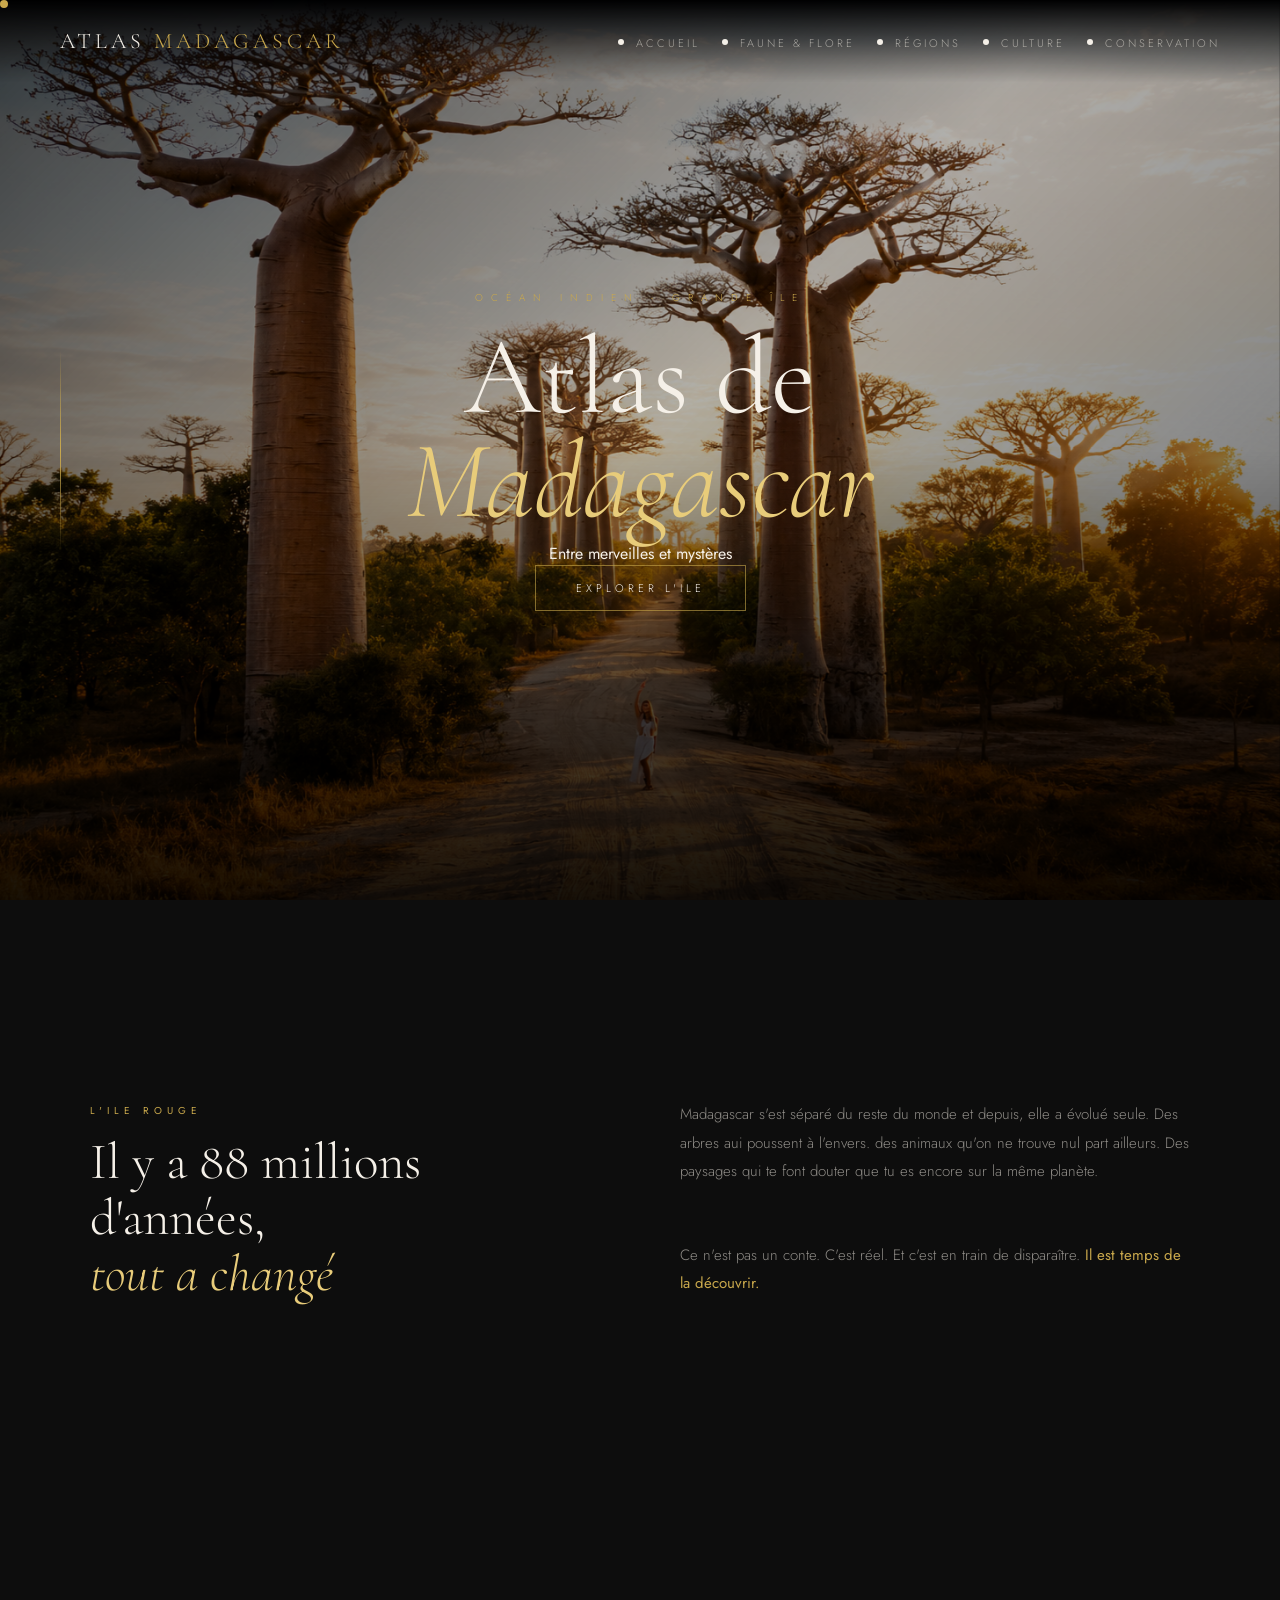
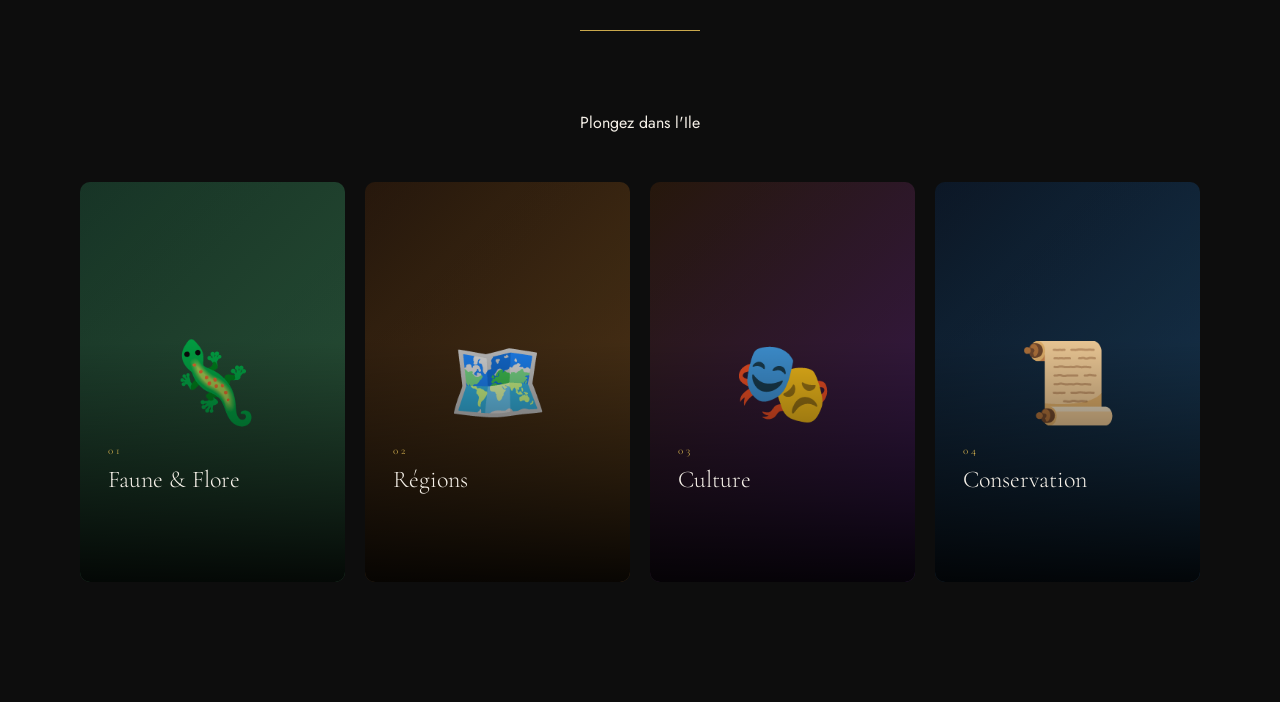
<file: index.html>
<!DOCTYPE html>
<html lang="en">
<head>
    <meta charset="UTF-8">
    <meta name="viewport" content="width=device-width, initial-scale=1.0">
    <title>Atlas de MADAGASCAR</title>
    <link href="https://fonts.googleapis.com/css2?family=Cormorant+Garamond:ital,wght@0,300;0,400;0,600;1,300;1,400&family=Jost:wght@200;300;400;500&display=swap" rel="stylesheet">
    <link rel="stylesheet" href="style.css">
</head>
<body>
    <div class="cursor" id="cursor"></div>
    <div class="cursor-ring" id="cursor-ring"></div>

    


    <nav>
        <div class="nav-logo">Atlas <span>Madagascar</span></div>
        <button class="burger" id="burger">
            <span></span>
            <span></span>
            <span></span>
        </button>

        <ul class="nav-links" id="navlinks">
            <li><a href="index.html">Accueil</a></li>
            <li><a href="faune.html">Faune & Flore</a></li>
            <li><a href="region.html">Régions</a></li>
            <li><a href="culture.html">Culture</a></li>
            <li><a href="conservation.html">Conservation</a></li>
        </ul>
    </nav>
    
        
    


    <section class="hero">
        <div class="hero-bg"></div>
        <div class="hero-overlay"></div>
        <div class="hero-overlay2"></div>
        <div class="hero-line"></div>

        <div class="hero-content">
            <p class="hero-eyebrow">Océan Indien - Grande Île</p>
            <h1 class="hero-title">Atlas de <br><em>Madagascar</em></h1>
            <p class="hero-subtitle">Entre merveilles et mystères</p>
            <a href="faune.html" class="hero-cta">Explorer l'Ile</a>
        </div>
    </section>


    <!-- Introduction -->
    <div class="section-intro">
        <div class="reveal">
            <p class="section-tag">L'Ile rouge</p>
            <h2 class="section-heading">Il y a 88 millions d'années, <br><em>tout a changé</em></h2>
        </div>
        <div class="reveal-delay-1">
            <p class="section-body">
                Madagascar s'est séparé du reste du monde et depuis, elle a évolué seule. Des arbres aui poussent à l'envers. des animaux qu'on ne trouve nul part ailleurs. Des paysages qui te font douter que tu es encore sur la même planète.
            </p>
            <br>
            <p class="section-body">
                Ce n'est pas un conte. C'est réel. Et c'est en train de disparaître. <strong class="gold-text">Il est temps de la découvrir.</strong>
            </p>
        </div>
    </div>

    <div class="divider reveal"></div>


    <!-- Cards -->
     <div class="explore-section">
        <p class="section-tag-reveal" style="text-align:center;">Plongez dans l'Ile</p>



        <div class="explore-grid">
            <div class="explore-card reveal">
                <div class="explore-card-bg bg-faune">🦎</div>
                <div class="explore-card-overlay"></div>
                <div class="explore-card-content">
                    <div class="explore-num">01</div>
                    <div class="explore-title">Faune & Flore</div>
                    <div class="explore-desc">90% des espèces sont endémiques introuvables nulle part ailleurs</div>
                    <a href="faune.html" class="explore-link">Découvrir</a>
                </div>
            </div>


            <div class="explore-card reveal reveal-delay-1">
                <div class="explore-card-bg bg-regions">🗺️</div>
                <div class="explore-card-overlay"></div>
                <div class="explore-card-content">
                    <div class="explore-num">02</div>
                    <div class="explore-title">Régions</div>
                    <div class="explore-desc">Des forêts tropicales aux déserts du Sud, des paysages incroyables</div>
                    <a href="region.html" class="explore-link">Découvrir</a>
            </div>
            </div>


            <div class="explore-card reveal reveal-delay-2">
                <div class="explore-card-bg bg-culture">🎭</div>
                <div class="explore-card-overlay"></div>
                <div class="explore-card-content">
                    <div class="explore-num">03</div>
                    <div class="explore-title">Culture</div>
                    <div class="explore-desc">Un peuple chaleureux, des traditions millénaires.</div>
                    <a href="culture.html" class="explore-link">Découvrir</a>
                </div>
            </div>

            <div class="explore-card reveal reveal-delay-3">
                <div class="explore-card-bg bg-conservation">📜</div>
                <div class="explore-card-overlay"></div>
                <div class="explore-card-content">
                    <div class="explore-num">04</div>
                    <div class="explore-title">Conservation</div>
                    <div class="explore-desc">Un trésor qui s'efface avant qu'il ne soit trop tard.</div>
                    <a href="conservation.html" class="explore-link">Découvrir</a>
                </div>
            </div>
        </div>
     </div>

    <script src="script..js"></script>
   
</body>
</html>
</file>
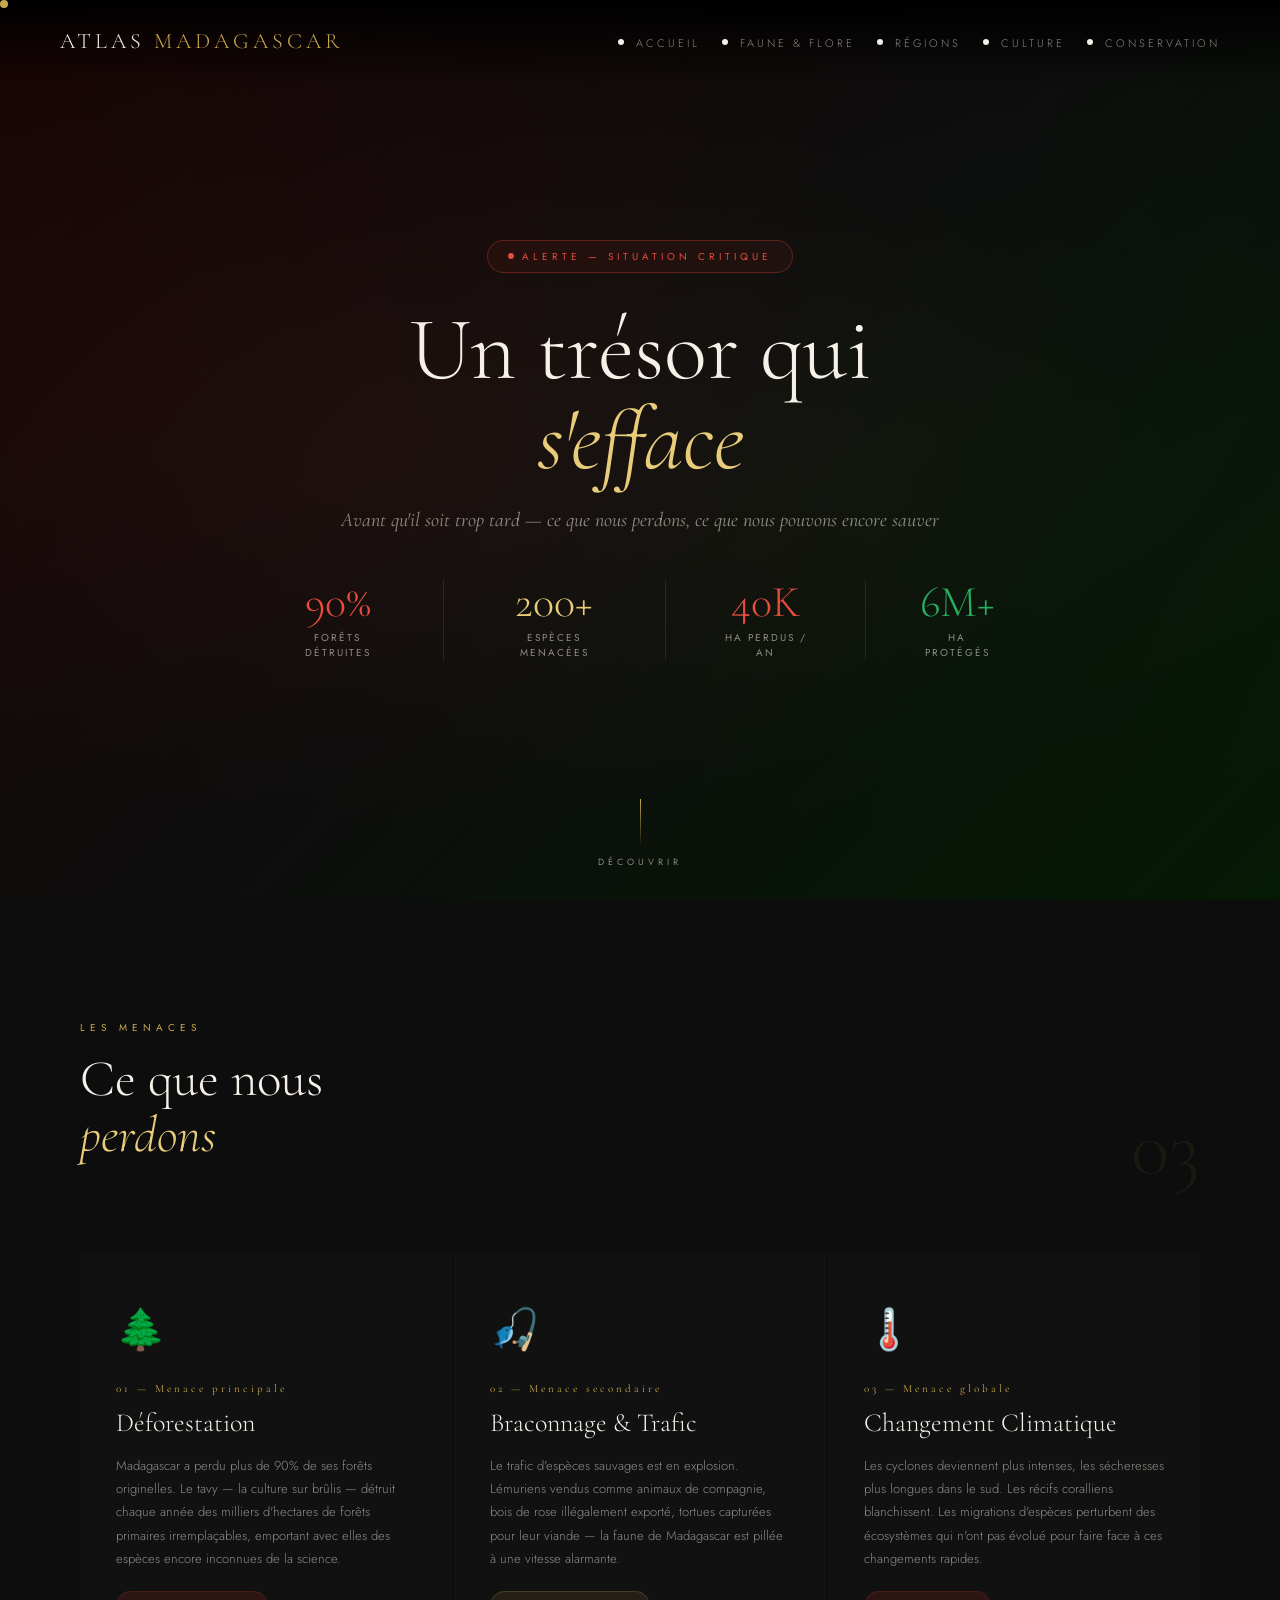
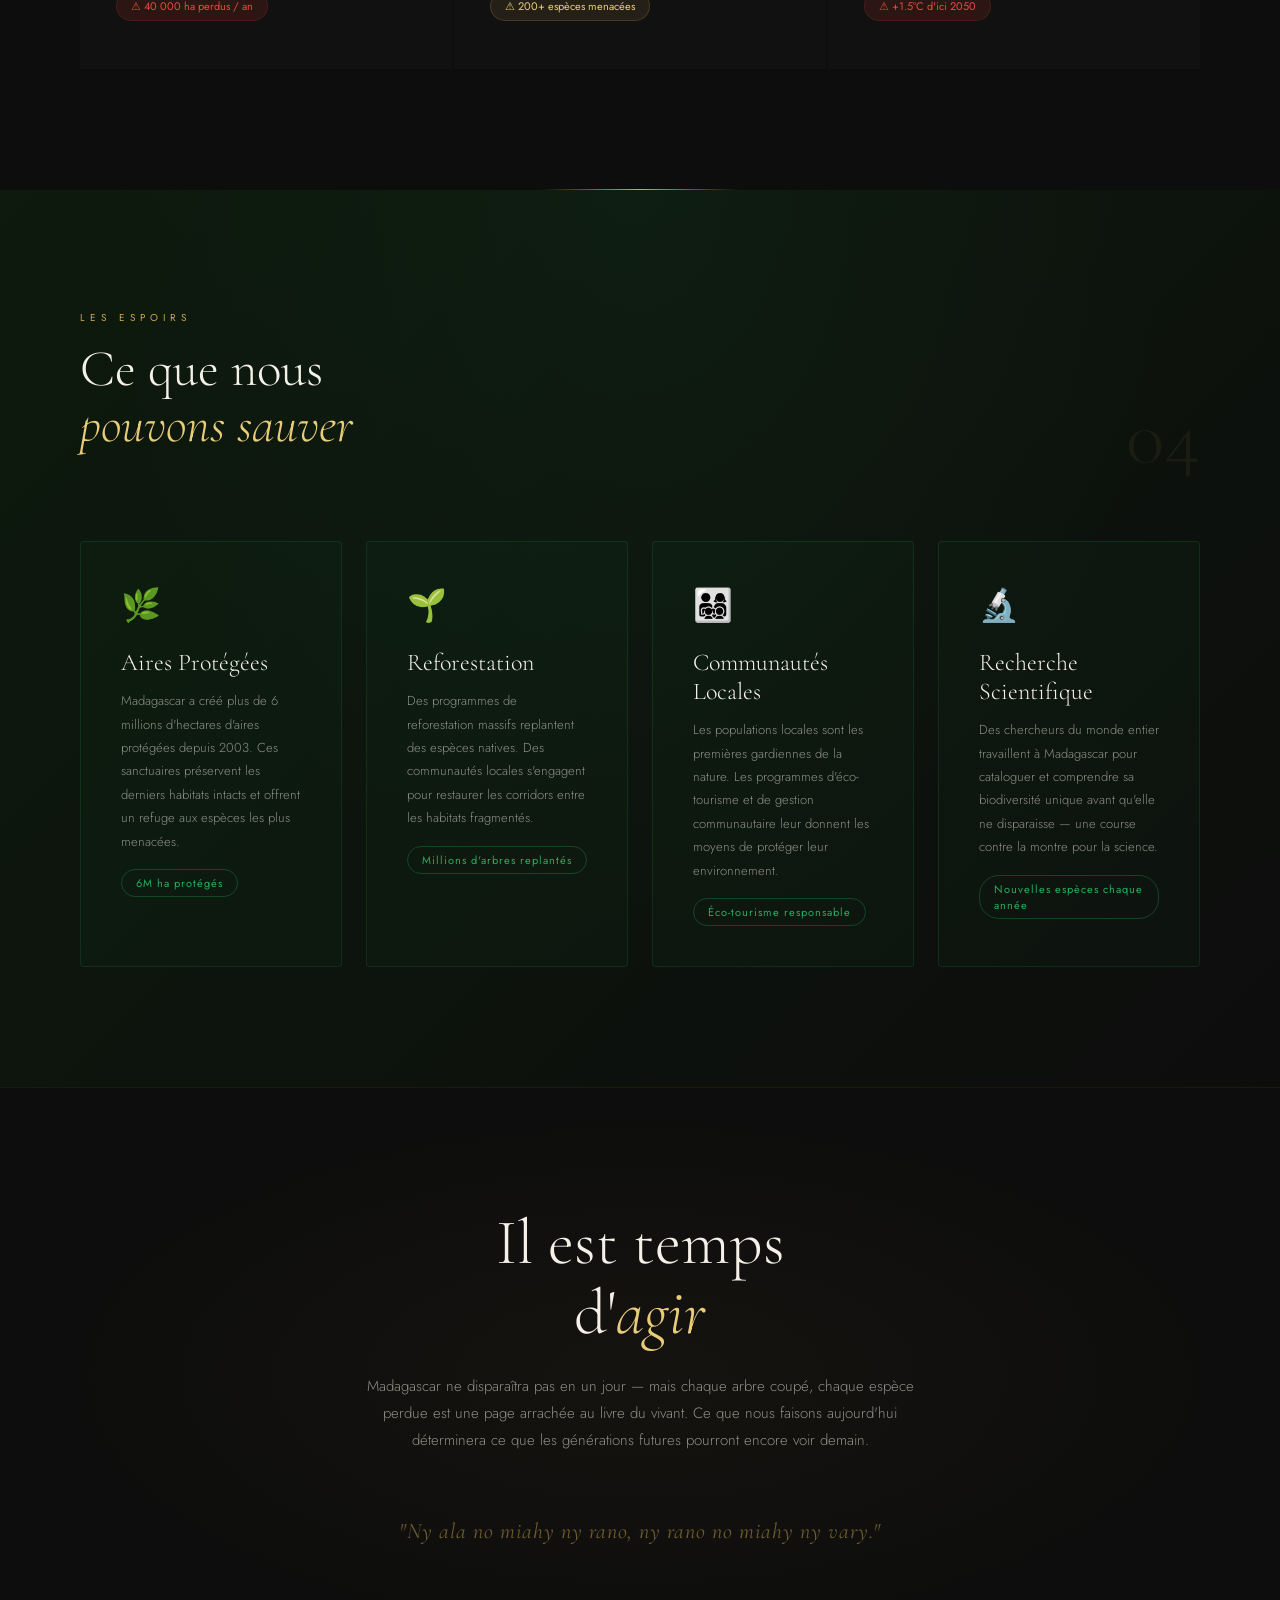
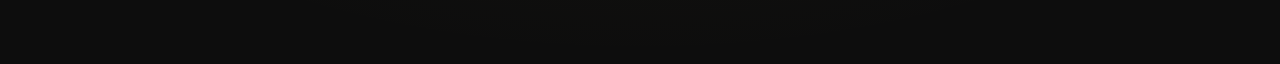
<file: conservation.html>
<!DOCTYPE html>
<html lang="fr">
<head>
  <meta charset="UTF-8">
  <meta name="viewport" content="width=device-width, initial-scale=1.0">
  <title>Conservation — Atlas de Madagascar</title>
  <link href="https://fonts.googleapis.com/css2?family=Cormorant+Garamond:ital,wght@0,300;0,400;0,600;1,300;1,400&family=Jost:wght@200;300;400;500&display=swap" rel="stylesheet">
  <link rel="stylesheet" href="style.css">
</head>
<body>

  <div class="cursor" id="cursor"></div>
  <div class="cursor-ring" id="cursor-ring"></div>

  <nav>
    <div class="nav-logo">Atlas <span>Madagascar</span></div>
    <button class="burger" id="burger">
      <span></span>
      <span></span>
      <span></span>
    </button>

    <ul class="nav-links" id="navlinks">
      <li><a href="index.html">Accueil</a></li>
      <li><a href="faune.html">Faune & Flore</a></li>
      <li><a href="region.html">Régions</a></li>
      <li><a href="culture.html">Culture</a></li>
      <li><a href="conservation.html">Conservation</a></li>
    </ul>
  </nav>

  <!-- HERO -->
  <div class="hero-conservation">
    <div class="hero-conservation-content">
      <div class="hero-warning">
        <div class="warning-dot"></div>
        Alerte — Situation critique
      </div>
      <h1 class="hero-conservation-title">
        Un trésor qui<br><em>s'efface</em>
      </h1>
      <p class="hero-conservation-sub">
        Avant qu'il soit trop tard — ce que nous perdons, ce que nous pouvons encore sauver
      </p>
      <div class="hero-stats-row">
        <div class="hstat">
          <div class="hstat-num danger">90%</div>
          <div class="hstat-lbl">Forêts détruites</div>
        </div>
        <div class="hstat-sep"></div>
        <div class="hstat">
          <div class="hstat-num warning">200+</div>
          <div class="hstat-lbl">Espèces menacées</div>
        </div>
        <div class="hstat-sep"></div>
        <div class="hstat">
          <div class="hstat-num danger">40K</div>
          <div class="hstat-lbl">Ha perdus / an</div>
        </div>
        <div class="hstat-sep"></div>
        <div class="hstat">
          <div class="hstat-num hope">6M+</div>
          <div class="hstat-lbl">Ha protégés</div>
        </div>
      </div>
    </div>
    <div class="hero-scroll">
      <div class="scroll-line"></div>
      <span>Découvrir</span>
    </div>
  </div>

  <!-- MENACES -->
  <div class="menaces-section">
    <div class="section-header reveal">
      <div>
        <p class="section-tag">Les Menaces</p>
        <h2 class="section-heading">Ce que nous<br><em>perdons</em></h2>
      </div>
      <div class="section-count">03</div>
    </div>

    <div class="menaces-grid">
      <div class="menace-card reveal d1" style="--card-color: #e74c3c;">
        <span class="menace-icon">🌲</span>
        <div class="menace-num">01 — Menace principale</div>
        <h3 class="menace-title">Déforestation</h3>
        <p class="menace-desc">
          Madagascar a perdu plus de 90% de ses forêts originelles.
          Le tavy — la culture sur brûlis — détruit chaque année des milliers
          d'hectares de forêts primaires irremplaçables, emportant avec elles
          des espèces encore inconnues de la science.
        </p>
        <span class="menace-stat red">⚠ 40 000 ha perdus / an</span>
      </div>

      <div class="menace-card reveal d2" style="--card-color: #e67e22;">
        <span class="menace-icon">🎣</span>
        <div class="menace-num">02 — Menace secondaire</div>
        <h3 class="menace-title">Braconnage & Trafic</h3>
        <p class="menace-desc">
          Le trafic d'espèces sauvages est en explosion. Lémuriens vendus
          comme animaux de compagnie, bois de rose illégalement exporté,
          tortues capturées pour leur viande — la faune de Madagascar
          est pillée à une vitesse alarmante.
        </p>
        <span class="menace-stat orange">⚠ 200+ espèces menacées</span>
      </div>

      <div class="menace-card reveal d3" style="--card-color: #3498db;">
        <span class="menace-icon">🌡️</span>
        <div class="menace-num">03 — Menace globale</div>
        <h3 class="menace-title">Changement Climatique</h3>
        <p class="menace-desc">
          Les cyclones deviennent plus intenses, les sécheresses plus longues
          dans le sud. Les récifs coralliens blanchissent. Les migrations
          d'espèces perturbent des écosystèmes qui n'ont pas évolué
          pour faire face à ces changements rapides.
        </p>
        <span class="menace-stat red">⚠ +1.5°C d'ici 2050</span>
      </div>
    </div>
  </div>

  <div class="gold-divider reveal"></div>

  <!-- ACTIONS -->
  <div class="actions-section">
    <div class="section-header reveal">
      <div>
        <p class="section-tag">Les Espoirs</p>
        <h2 class="section-heading">Ce que nous<br><em>pouvons sauver</em></h2>
      </div>
      <div class="section-count">04</div>
    </div>

    <div class="actions-grid">
      <div class="action-card reveal d1">
        <span class="action-icon">🌿</span>
        <h3 class="action-title">Aires Protégées</h3>
        <p class="action-desc">
          Madagascar a créé plus de 6 millions d'hectares d'aires protégées
          depuis 2003. Ces sanctuaires préservent les derniers habitats
          intacts et offrent un refuge aux espèces les plus menacées.
        </p>
        <span class="action-tag">6M ha protégés</span>
      </div>

      <div class="action-card reveal d2">
        <span class="action-icon">🌱</span>
        <h3 class="action-title">Reforestation</h3>
        <p class="action-desc">
          Des programmes de reforestation massifs replantent des espèces
          natives. Des communautés locales s'engagent pour restaurer
          les corridors entre les habitats fragmentés.
        </p>
        <span class="action-tag">Millions d'arbres replantés</span>
      </div>

      <div class="action-card reveal d3">
        <span class="action-icon">👨‍👩‍👧‍👦</span>
        <h3 class="action-title">Communautés Locales</h3>
        <p class="action-desc">
          Les populations locales sont les premières gardiennes de la nature.
          Les programmes d'éco-tourisme et de gestion communautaire
          leur donnent les moyens de protéger leur environnement.
        </p>
        <span class="action-tag">Éco-tourisme responsable</span>
      </div>

      <div class="action-card reveal d4">
        <span class="action-icon">🔬</span>
        <h3 class="action-title">Recherche Scientifique</h3>
        <p class="action-desc">
          Des chercheurs du monde entier travaillent à Madagascar pour
          cataloguer et comprendre sa biodiversité unique avant qu'elle
          ne disparaisse — une course contre la montre pour la science.
        </p>
        <span class="action-tag">Nouvelles espèces chaque année</span>
      </div>
    </div>
  </div>

  <!-- APPEL FINAL -->
  <div class="final-section">
    <h2 class="final-title reveal">
      Il est temps<br>d'<em>agir</em>
    </h2>
    <p class="final-sub reveal">
      Madagascar ne disparaîtra pas en un jour — mais chaque arbre coupé,
      chaque espèce perdue est une page arrachée au livre du vivant.
      Ce que nous faisons aujourd'hui déterminera ce que les générations
      futures pourront encore voir demain.
    </p>
    
    <div class="final-quote reveal">
      <p>"Ny ala no miahy ny rano, ny rano no miahy ny vary."</p>
      
    </div>
  </div>

  <script>
    const cursor = document.getElementById('cursor');
    const ring = document.getElementById('cursor-ring');
    if (cursor && ring) {
      let mx = 0, my = 0, rx = 0, ry = 0;
      document.addEventListener('mousemove', e => {
        mx = e.clientX; my = e.clientY;
        cursor.style.left = (mx - 4) + 'px';
        cursor.style.top = (my - 4) + 'px';
      });
      function animRing() {
        rx += (mx - rx - 18) * 0.12;
        ry += (my - ry - 18) * 0.12;
        ring.style.left = rx + 'px';
        ring.style.top = ry + 'px';
        requestAnimationFrame(animRing);
      }
      animRing();
    }

    const observer = new IntersectionObserver((entries) => {
      entries.forEach(e => {
        if (e.isIntersecting) e.target.classList.add('visible');
      });
    }, { threshold: 0.12 });

    document.querySelectorAll('.reveal, .reveal-left, .reveal-right')
      .forEach(el => observer.observe(el));

    // MENU BURGER
const burger = document.getElementById('burger');
const navLinks = document.getElementById('navlinks');

if (burger && navLinks) {
  burger.addEventListener('click', () => {
    const isOpen = navLinks.classList.toggle('open');
    burger.classList.toggle('open', isOpen);
  });

  navLinks.querySelectorAll('a').forEach(link => {
    link.addEventListener('click', () => {
      navLinks.classList.remove('open');
      burger.classList.remove('open');
    });
  });

  document.addEventListener('click', (e) => {
    if (!burger.contains(e.target) && !navLinks.contains(e.target)) {
      navLinks.classList.remove('open');
      burger.classList.remove('open');
    }
  });
}
  </script>

</body>
</html>
</file>
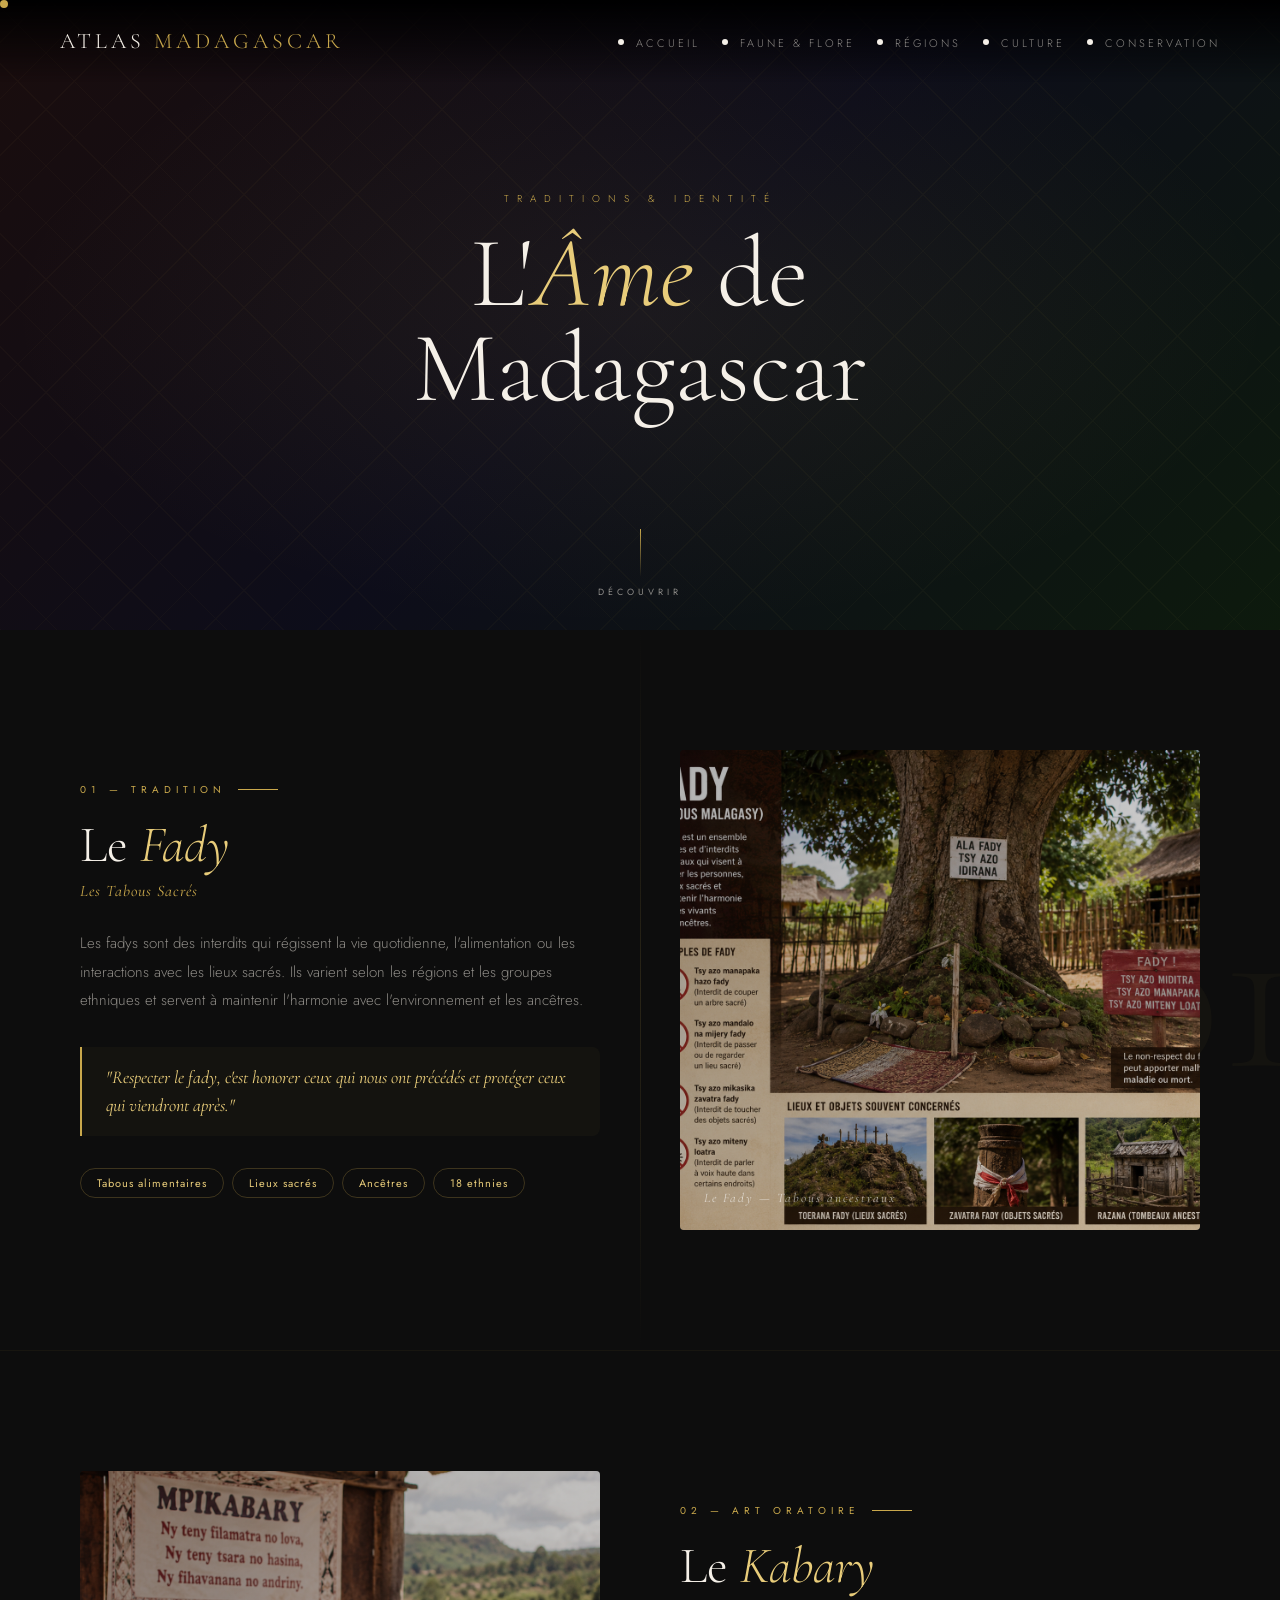
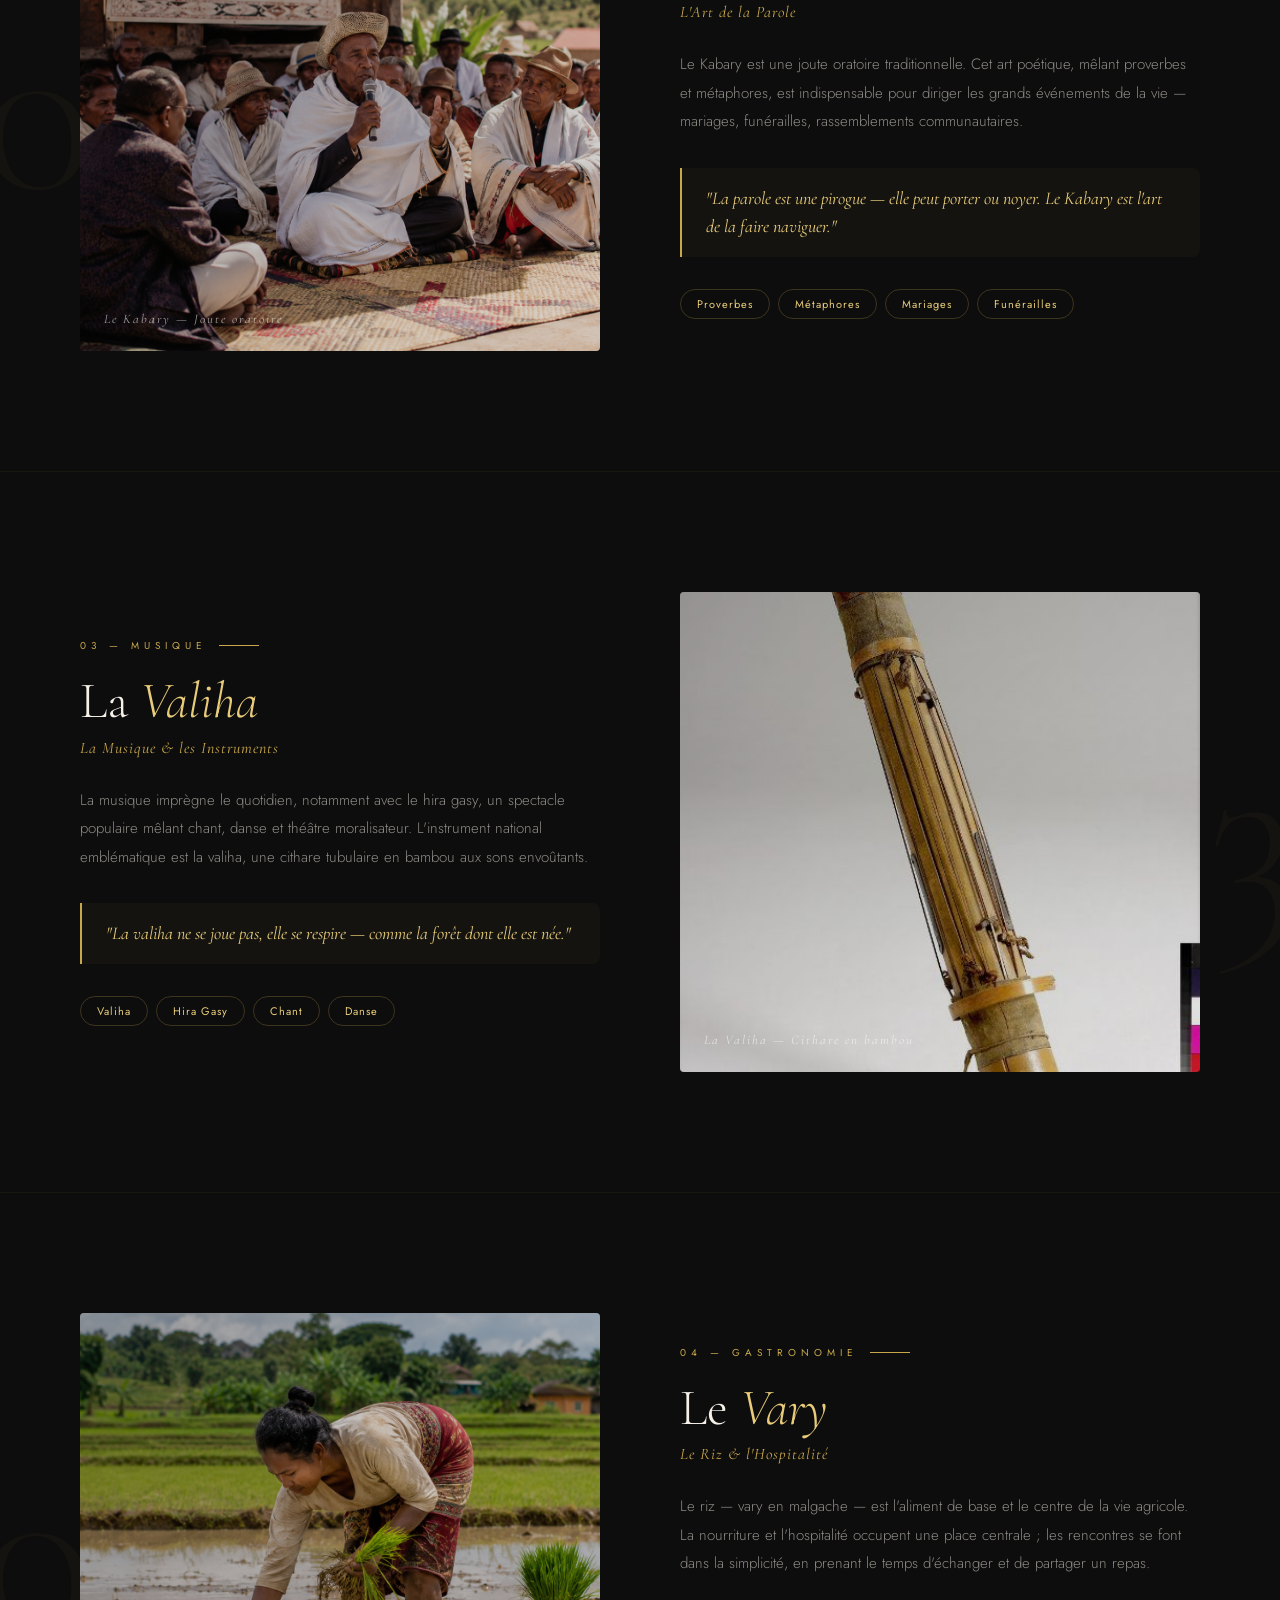
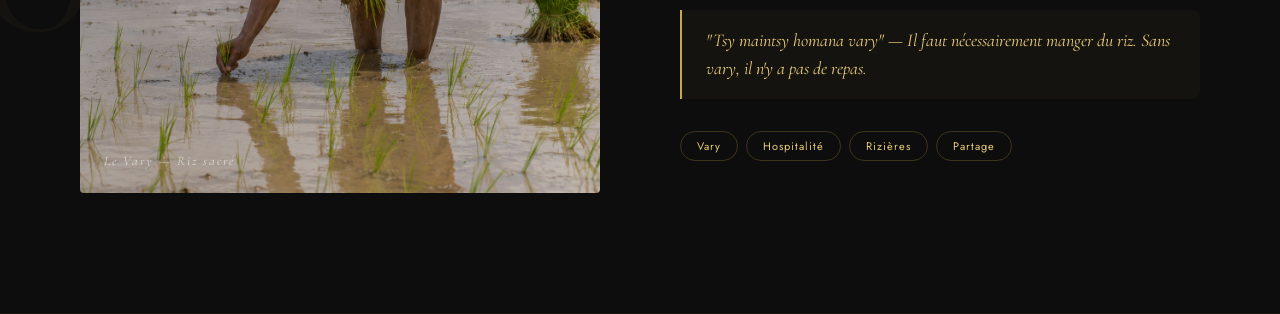
<file: culture.html>
<!DOCTYPE html>
<html lang="fr">
<head>
  <meta charset="UTF-8">
  <meta name="viewport" content="width=device-width, initial-scale=1.0">
  <title>Culture — Atlas de Madagascar</title>
  <link href="https://fonts.googleapis.com/css2?family=Cormorant+Garamond:ital,wght@0,300;0,400;0,600;1,300;1,400&family=Jost:wght@200;300;400;500&display=swap" rel="stylesheet">
  <link rel="stylesheet" href="style.css">
</head>
<body>

    <div class="cursor" id="cursor"></div>
    <div class="cursor-ring" id="cursor-ring"></div>

    <nav>
        <div class="nav-logo">Atlas <span>Madagascar</span></div>
        <button class="burger" id="burger">
            <span></span>
            <span></span>
            <span></span>
        </button>

        <ul class="nav-links" id="navlinks">
            <li><a href="index.html">Accueil</a></li>
            <li><a href="faune.html">Faune & Flore</a></li>
            <li><a href="region.html">Régions</a></li>
            <li><a href="culture.html">Culture</a></li>
            <li><a href="conservation.html">Conservation</a></li>
        </ul>
    </nav>

  <!-- HERO -->
    <div class="hero-culture">
        <div class="hero-pattern"></div>
        <div class="hero-culture-content">
            <p class="hero-eyebrow">Traditions & Identité</p>
            <h1 class="hero-culture-title">L'<em>Âme</em> de<br>Madagascar</h1>
        </div>
        <div class="hero-scroll-hint">
            <div class="scroll-dot"></div>
            <span>Découvrir</span>
        </div>
    </div>

  <!-- SECTION 01 — FADY -->
    <div class="culture-section">
        <div class="big-num">01</div>
        <div class="timeline-line"></div>
        <div class="section-text reveal-left">
            <div class="section-num-label">01 — Tradition</div>
            <h2 class="section-title">Le <em>Fady</em></h2>
            <p class="section-subtitle">Les Tabous Sacrés</p>
            <p class="section-body">
            Les fadys sont des interdits qui régissent la vie quotidienne,
            l'alimentation ou les interactions avec les lieux sacrés.
            Ils varient selon les régions et les groupes ethniques et servent
            à maintenir l'harmonie avec l'environnement et les ancêtres.
            </p>
            <div class="section-quote">
            <p>"Respecter le fady, c'est honorer ceux qui nous ont précédés et protéger ceux qui viendront après."</p>
            </div>
            <div class="section-tags">
                <span class="stag">Tabous alimentaires</span>
                <span class="stag">Lieux sacrés</span>
                <span class="stag">Ancêtres</span>
                <span class="stag">18 ethnies</span>
            </div>
        </div>
        <div class="section-visual reveal-right">
            <div class="visual-bg bg-fady"></div>
            <div class="visual-overlay"></div>
            <div class="visual-label">Le Fady — Tabous ancestraux</div>
        </div>
    </div>

  <!-- SECTION 02 — KABARY -->
    <div class="culture-section reverse">
        <div class="big-num">02</div>
        <div class="section-text reveal-right">
            <div class="section-num-label">02 — Art Oratoire</div>
            <h2 class="section-title">Le <em>Kabary</em></h2>
            <p class="section-subtitle">L'Art de la Parole</p>
            <p class="section-body">
            Le Kabary est une joute oratoire traditionnelle. Cet art poétique,
            mêlant proverbes et métaphores, est indispensable pour diriger
            les grands événements de la vie — mariages, funérailles,
            rassemblements communautaires.
            </p>
            <div class="section-quote">
                <p>"La parole est une pirogue — elle peut porter ou noyer. Le Kabary est l'art de la faire naviguer."</p>
            </div>
            <div class="section-tags">
                <span class="stag">Proverbes</span>
                <span class="stag">Métaphores</span>
                <span class="stag">Mariages</span>
                <span class="stag">Funérailles</span>
            </div>
        </div>
        <div class="section-visual reveal-left">
            <div class="visual-bg bg-kabary"></div>
            <div class="visual-overlay"></div>
            <div class="visual-label">Le Kabary — Joute oratoire</div>
        </div>
        
    </div>

  <!-- SECTION 03 — MUSIQUE -->
    <div class="culture-section">
        <div class="big-num">03</div>
        <div class="section-text reveal-left">
            <div class="section-num-label">03 — Musique</div>
            <h2 class="section-title">La <em>Valiha</em></h2>
            <p class="section-subtitle">La Musique & les Instruments</p>
            <p class="section-body">
            La musique imprègne le quotidien, notamment avec le hira gasy,
            un spectacle populaire mêlant chant, danse et théâtre moralisateur.
            L'instrument national emblématique est la valiha,
            une cithare tubulaire en bambou aux sons envoûtants.
            </p>
            <div class="section-quote">
                <p>"La valiha ne se joue pas, elle se respire — comme la forêt dont elle est née."</p>
            </div>
            <div class="section-tags">
                <span class="stag">Valiha</span>
                <span class="stag">Hira Gasy</span>
                <span class="stag">Chant</span>
                <span class="stag">Danse</span>
            </div>
        </div>
        <div class="section-visual reveal-right">
            <div class="visual-bg bg-musique"></div>
            <div class="visual-overlay"></div>
            <div class="visual-label">La Valiha — Cithare en bambou</div>
        </div>
    </div>

  <!-- SECTION 04 — RIZ -->
    <div class="culture-section reverse">
        <div class="big-num">04</div>
        <div class="section-text reveal-right">
            <div class="section-num-label">04 — Gastronomie</div>
            <h2 class="section-title">Le <em>Vary</em></h2>
            <p class="section-subtitle">Le Riz & l'Hospitalité</p>
            <p class="section-body">
            Le riz — vary en malgache — est l'aliment de base et le centre
            de la vie agricole. La nourriture et l'hospitalité occupent
            une place centrale ; les rencontres se font dans la simplicité,
            en prenant le temps d'échanger et de partager un repas.
            </p>
            <div class="section-quote">
                <p>"Tsy maintsy homana vary" — Il faut nécessairement manger du riz. Sans vary, il n'y a pas de repas.</p>
            </div>
            <div class="section-tags">
                <span class="stag">Vary</span>
                <span class="stag">Hospitalité</span>
                <span class="stag">Rizières</span>
                <span class="stag">Partage</span>
            </div>
        </div>
        <div class="section-visual reveal-left">
            <div class="visual-bg bg-riz"></div>
            <div class="visual-overlay"></div>
            <div class="visual-label">Le Vary — Riz sacré</div>
        </div>
    </div>

  <script>
    const cursor = document.getElementById('cursor');
    const ring = document.getElementById('cursor-ring');
    if (cursor && ring) {
      let mx = 0, my = 0, rx = 0, ry = 0;
      document.addEventListener('mousemove', e => {
        mx = e.clientX; my = e.clientY;
        cursor.style.left = (mx - 4) + 'px';
        cursor.style.top = (my - 4) + 'px';
      });
      function animRing() {
        rx += (mx - rx - 18) * 0.12;
        ry += (my - ry - 18) * 0.12;
        ring.style.left = rx + 'px';
        ring.style.top = ry + 'px';
        requestAnimationFrame(animRing);
      }
      animRing();
    }

    const observer = new IntersectionObserver((entries) => {
      entries.forEach(e => {
        if (e.isIntersecting) e.target.classList.add('visible');
      });
    }, { threshold: 0.15 });

    document.querySelectorAll('.reveal-left, .reveal-right, .reveal-up')
      .forEach(el => observer.observe(el));

    // MENU BURGER
const burger = document.getElementById('burger');
const navLinks = document.getElementById('navlinks');

if (burger && navLinks) {
  burger.addEventListener('click', () => {
    const isOpen = navLinks.classList.toggle('open');
    burger.classList.toggle('open', isOpen);
  });

  navLinks.querySelectorAll('a').forEach(link => {
    link.addEventListener('click', () => {
      navLinks.classList.remove('open');
      burger.classList.remove('open');
    });
  });

  document.addEventListener('click', (e) => {
    if (!burger.contains(e.target) && !navLinks.contains(e.target)) {
      navLinks.classList.remove('open');
      burger.classList.remove('open');
    }
  });
}
  </script>

</body>
</html>
</file>
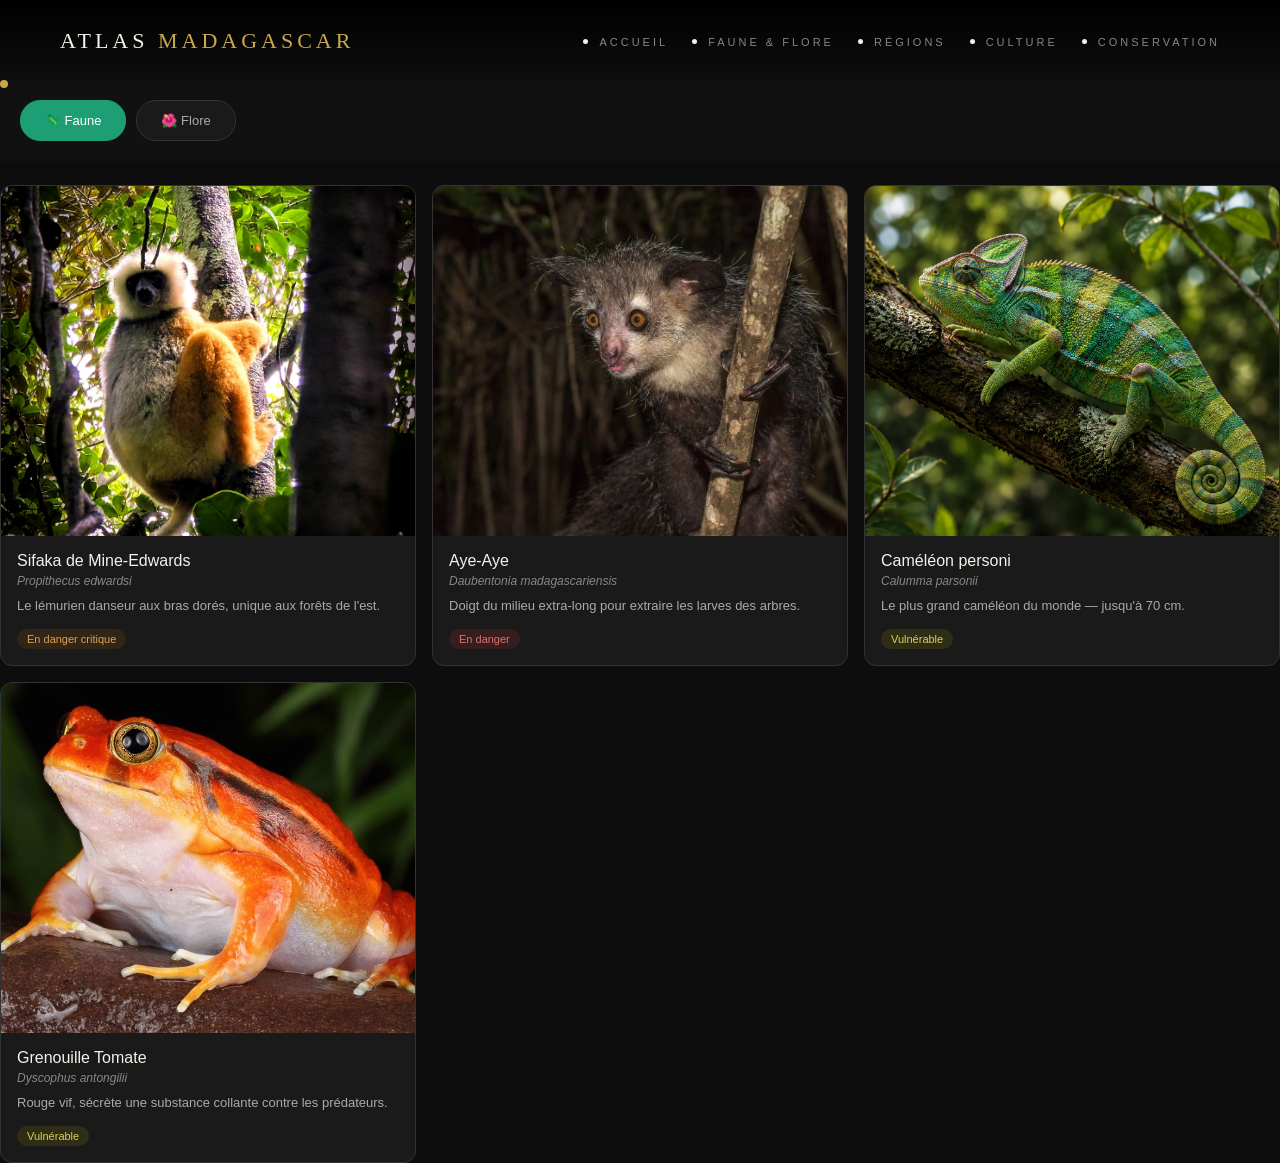
<file: faune.html>
<!DOCTYPE html>
<html lang="en">
<head>
    <meta charset="UTF-8">
    <meta name="viewport" content="width=device-width, initial-scale=1.0">
    <title>Faune & Flore de Madagascar</title>
    <link rel="stylesheet" href="style.css">
    
</head>
<body>
    <!-- curseur -->
    <div class="cursor" id="cursor"></div>
    <div class="cursor-ring" id="cursor-ring"></div>

     <nav>
        <div class="nav-logo">Atlas <span>Madagascar</span></div>
        <button class="burger" id="burger">
            <span></span>
            <span></span>
            <span></span>
        </button>

        <ul class="nav-links" id="navlinks">
            <li><a href="index.html">Accueil</a></li>
            <li><a href="faune.html">Faune & Flore</a></li>
            <li><a href="region.html">Régions</a></li>
            <li><a href="culture.html">Culture</a></li>
            <li><a href="conservation.html">Conservation</a></li>
        </ul>
    </nav>
    <div class="tabs">
        <button class="tab active" onclick="showTab('faune', this)">🦎 Faune</button>
        <button class="tab" onclick="showTab('flore', this)">🌺 Flore</button>
    </div>
    
    <div class="section active" id="faune">
        <div class="cards-grid">
            <div class="card">
                <div class="card-img">
                    <img src="./sifaka_mitia.jpg" alt="Sifaka de Mine-Edwards" style="width:100%; height:100%; object-fit:cover;">
                </div>
            
                <div class="card-body">
                        
                    <h3 class="card-name">Sifaka de Mine-Edwards</h3>
                    <p class="card-sci">Propithecus edwardsi</p>
                    <p class="card-desc">Le lémurien danseur aux bras dorés, unique aux forêts de l'est.</p>
                    <span class="badge badge-orange">En danger critique</span>
                </div>
            </div>

            <div class="card">
                <div class="card-img">
                    <img src="./Aye-Ayejpg.jpg" alt="Aye-Aye" style="width:100%; height:100%; object-fit:cover;">
                </div>
            
                <div class="card-body">
                        
                    <div class="card-name">Aye-Aye</div>
                    <div class="card-sci">Daubentonia madagascariensis</div>
                    <div class="card-desc">Doigt du milieu extra-long pour extraire les larves des arbres. </div>
                    <span class="badge badge-red">En danger</span>
                </div>
            </div>

            <div class="card">
                <div class="card-img">
                    <img src="./caméléon.jpeg" alt="cameleon" style="width:100%; height:100%; object-fit:cover;">
                </div>
                <div class="card-body">
                        
                    <div class="card-name">Caméléon personi</div>
                    <div class="card-sci">Calumma parsonii</div>
                    <div class="card-desc">Le plus grand caméléon du monde — jusqu'à 70 cm.</div>
                    <span class="badge badge-yellow">Vulnérable</span>
                </div>
            </div>

            <div class="card">
                <div class="card-img">
                    <img src="./Tomato frog.jpg" alt="Grenouille Tomate" style="width:100%; height:100%; object-fit:cover;">
                </div>
                <div class="card-body">                   
                    <div class="card-name">Grenouille Tomate</div>
                    <div class="card-sci">Dyscophus antongilii</div>
                    <div class="card-desc">Rouge vif, sécrète une substance collante contre les prédateurs.</div>
                    <span class="badge badge-yellow">Vulnérable</span>
                </div>
            </div>
        </div>
            
    </div>
    

    <div class="section" id="flore">
        <div class="cards-grid">

            <div class="card">
                <div class="card-img">
                    <img src="./BaobabMada.jfif" alt="Baobab" style="width:100%; height:100%; object-fit:cover;">
                </div>
                <div class="card-body">
                        
                    <div class="card-name">Baobab de Madagascar</div>
                    <div class="card-sci">Adansonia madagascariensis</div>
                    <div class="card-desc">Le géant au tronc massif, symbole de Madagascar.</div>
                    <span class="badge badge-yellow">Vulnérable</span>
                </div>
            </div>

            <div class="card">
                <div class="card-img">
                     <img src="./Ravenala madagascariensis Sonnerat.jfif" alt="Ravenala" style="width:100%; height:100%; object-fit:cover;">
                </div>
                <div class="card-body">
                        
                    <div class="card-name">Ravinala de Madagascar</div>
                    <div class="card-sci">Ravenala madagascariensis</div>
                    <div class="card-desc">Arbre du voyageur, feuilles en éventail, source d'eau pour les animaux.</div>
                    <span class="badge badge-green">Emblème national</span>
                </div>
            </div>

            <div class="card">
                <div class="card-img">
                    <img src="./orchidee.jfif" alt="Orchidée de Madagascar" style="width:100%; height:100%; object-fit:cover;">
                </div>
                <div class="card-body">
                        
                    <div class="card-name">Orchidée de Madagascar</div>
                    <div class="card-sci">Angraecum sesquipedale</div>
                    <div class="card-desc">Fleur à la longue éperon, pollinisée par une sphinx à longue trompe.</div>
                    <span class="badge badge-red">Menacée</span>
                </div>
            </div>

            <div class="card">
                <div class="card-img">

                    <img src="./catharanthus roseus.jfif" alt="Palmier Triangle" style="width:100%; height:100%; object-fit:cover;">
                </div>
                <div class="card-body">
                        
                    <div class="card-name">Pervenche de Madagascar</div>
                    <div class="card-sci">Catharanthus roseus</div>
                    <div class="card-desc">Utilisée pour traiter la leucémie — révolution médicale mondiale.</div>
                    <span class="badge badge-green">Emblème national</span>
                </div>
            </div>
        </div>
    </div>
    <script src="script..js"></script>
</body>
</html>
</file>
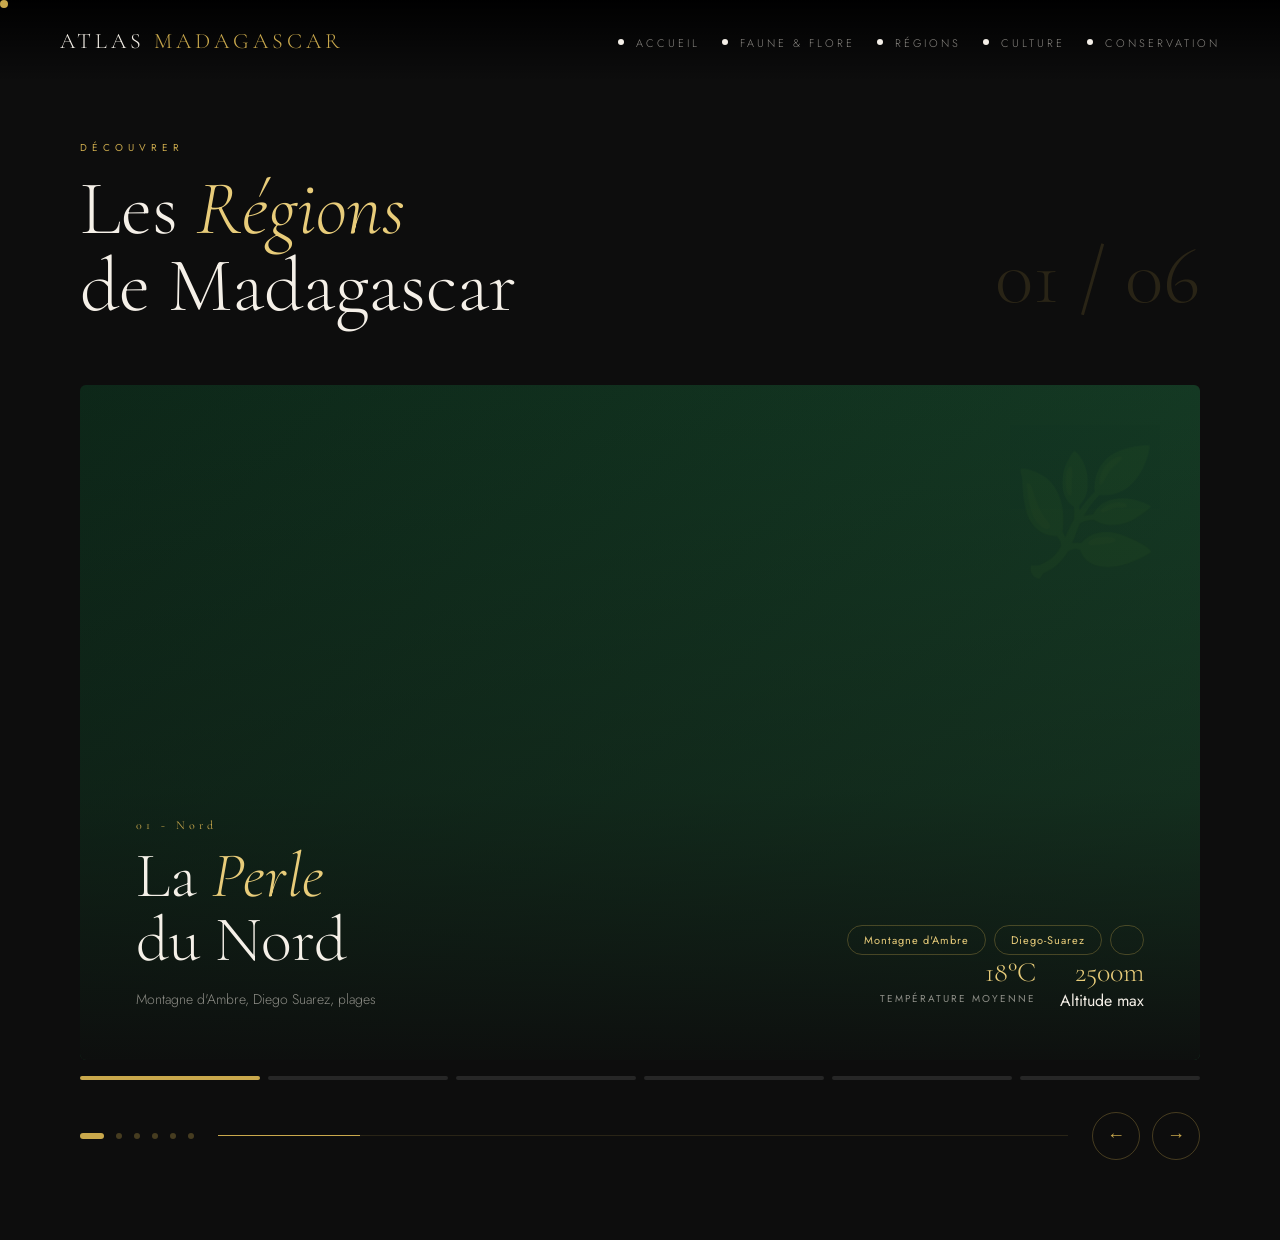
<file: region.html>
<!DOCTYPE html>
<html lang="en">
<head>
    <meta charset="UTF-8">
    <meta name="viewport" content="width=device-width, initial-scale=1.0">
    <title>Régions de Madagascar</title>
    <link href="https://fonts.googleapis.com/css2?family=Cormorant+Garamond:ital,wght@0,300;0,400;0,600;1,300;1,400&family=Jost:wght@200;300;400;500&display=swap" rel="stylesheet">
    <link rel="stylesheet" href="style.css">
</head>
<body>

    <!-- curseur -->
     <div class="cursor" id="cursor"></div>
    <div class="cursor-ring" id="cursor-ring"></div>

    <nav>
        <div class="nav-logo">Atlas <span>Madagascar</span></div>
        <button class="burger" id="burger">
            <span></span>
            <span></span>
            <span></span>
        </button>

        <ul class="nav-links" id="navlinks">
            <li><a href="index.html">Accueil</a></li>
            <li><a href="faune.html">Faune & Flore</a></li>
            <li><a href="region.html">Régions</a></li>
            <li><a href="culture.html">Culture</a></li>
            <li><a href="conservation.html">Conservation</a></li>
        </ul>
    </nav>

    <!-- header -->
    <div class="page-header">
        <div>
            <p class="page-tag">Découvrer</p>
            <h1 class="page-title">Les <em>Régions</em><br>de Madagascar</h1>
        </div>
        <div class="page-counter" id="page-counter">01 / 06</div>
    </div>

    <!-- Caroussel -->
    <div class="carousel-wrap">
        <div class="carousel-track-wrap">
            <div class="carousel-track" id="track">

                <!-- Slide 1 - Nord -->
                 <div class="slide active" data-index="0">
                    <div class="slide-bg bg-nord"></div>
                    <div class="slide-deco">🌿</div>
                    <div class="slide-overlay"></div>
                    <div class="slide-content">
                        <div class="slide-left">
                            <div class="slide-num">01 - Nord</div>
                            <h2 class="slide-name">La <em>Perle</em><br>du Nord</h2>
                            <p class="slide-desc">Montagne d'Ambre, Diego Suarez, plages</p>
                        </div>
                        <div class="slide-right">
                            <div class="slide-tags">
                                <span class="slide-tag">Montagne d'Ambre</span>
                                <span class="slide-tag">Diego-Suarez</span>
                                <span class="slide-tag"></span>
                            </div>
                            <div class="slide-facts">
                                <div class="fact">
                                    <div class="fact-num">18°C</div>
                                    <div class="fact-lbl">Température moyenne</div>
                                </div>
                                <div class="fact">
                                    <div class="fact-num">2500m</div>
                                    <div class="fact_lbl">Altitude max</div>
                                </div>
                            </div>
                        </div>
                    </div>
                 </div>


                 <!-- Slide 2 Est -->
                <div class="slide" data-index="1">
                    <div class="slide-bg bg-est"></div>
                    <div class="slide-deco">🌊</div>
                    <div class="slide-content">
                        <div class="slide-left">
                            <div class="slide-num">02 - Est</div>
                            <h2 class="slide-name">La <em>Côte</em><br>Sauvage</h2>
                            <p class="slide-desc">Forêts pluviales, canal de Pangalanes, la côte est le sanctuaire des espèces les plus rares, arrosée par les pluies de l'Océan Indien</p>
                        </div>
                        <div class="slide-right">
                            <div class="slide-tags">
                                <span class="slide-tag"></span>
                                <span class="slide-tag">Pangalanes</span>
                                <span class="slide-tag">Masoala</span>
                            </div>
                            <div class="slide-facts">
                                <div class="fact">
                                    <div class="fact-num">3500mm</div>
                                    <div class="fact-lbl">Pluies / an</div>
                                </div>
                                <div class="fact">
                                    <div class="fact-num">90%</div>
                                    <div class="fact_lbl">Forêt primaire</div>
                                </div>
                            </div>
                        </div>                   
                    </div>
                </div>


                <!-- Slide 3 Sud -->
                <div class="slide" data-index="2">
                    <div class="slide-bg bg-sud"></div>
                    <div class="slide-deco">🏜️</div>
                    <div class="slide-overlay"></div>
                    <div class="slide-content">
                        <div class="slide-left">
                            <div class="slide-nnum">03 - Sud</div>
                            <h2 class="slide-name">Le <em>Désert</em><br>Epineux</h2>
                            <p class="slide-desc">Tsingy de Bemaraha, forêts d'euphorbes. Le Sud est une autre planète. Aride, mystérieux, peuplé du peuple d'Antandroy</p>
                        </div>
                        <div class="slide-right">
                            <div class="slide-tags">
                                <span class="slide-tag">Tsingy</span>
                                <span class="slide-tag">Fort-Dauphin</span>
                                <span class="slide-tag">Ifaty</span>
                            </div>
                            <div class="slide-facts">
                                <div class="fact">
                                    <div class="fact-num">35°C</div>
                                    <div class="fact-lbl">Température max</div>
                                </div>
                                <div class="fact">
                                    <div class="fact-num">400mm</div>
                                    <div class="fact-lbl">Pluies / an</div>
                                </div>
                            </div>
                        </div>
                    </div>
                </div>


                <!-- Slide 4 Ouest -->
                <div class="slide" data-index="3">
                    <div class="slide-bg bg-ouest"></div>
                    <div class="slide-deco">🌳</div>
                    <div class="slide-overlay"></div>
                    <div class="slide-content">
                        <div class="slide-left">
                            <div class="slide-num">04 — Ouest</div>
                            <h2 class="slide-name">L'<em>Allée</em> des<br>Baobabs</h2>
                            <p class="slide-desc">Morondava, l'allée des baobabs au coucher du soleil — c'est l'image emblématique de Madagascar. Savanes immenses et traditions Sakalava.</p>
                        </div>
                        <div class="slide-right">
                            <div class="slide-tags">
                                <span class="slide-tag">Morondava</span>
                                <span class="slide-tag">Baobabs</span>
                                <span class="slide-tag">Belo sur Mer</span>
                            </div>
                            <div class="slide-facts">
                                <div class="fact">
                                    <div class="fact-num">800+</div>
                                    <div class="fact-lbl">Ans par baobab</div>
                                </div>
                                <div class="fact">
                                    <div class="fact-num">30m</div>
                                    <div class="fact-lbl">Hauteur moyenne</div>
                                </div>
                            </div>
                        </div>
                    </div>
                </div>

                <!-- SLIDE 5 — Hautes Terres -->
                <div class="slide" data-index="4">
                    <div class="slide-bg bg-hautes"></div>
                    <div class="slide-deco">🏔️</div>
                    <div class="slide-overlay"></div>
                    <div class="slide-content">
                        <div class="slide-left">
                            <div class="slide-num">05 — Hautes Terres</div>
                            <h2 class="slide-name">Le <em>Cœur</em><br>de l'Île</h2>
                            <p class="slide-desc">Antananarivo la capitale, rizières en terrasses d'Antsirabe — les hautes terres sont l'âme de Madagascar, où les Merina ont bâti leur royaume millénaire.</p>
                        </div>
                        <div class="slide-right">
                            <div class="slide-tags">
                                <span class="slide-tag">Antananarivo</span>
                                <span class="slide-tag">Antsirabe</span>
                                <span class="slide-tag">Ankaratra</span>
                            </div>
                            <div class="slide-facts">
                                <div class="fact">
                                    <div class="fact-num">1400m</div>
                                    <div class="fact-lbl">Altitude capitale</div>
                                </div>
                                <div class="fact">
                                    <div class="fact-num">3M+</div>
                                    <div class="fact-lbl">Habitants</div>
                                </div>
                            </div>
                        </div>
                    </div>
                </div>

                <!-- SLIDE 6 — Îles -->
                <div class="slide" data-index="5">
                    <div class="slide-bg bg-iles"></div>
                    <div class="slide-deco">🏝️</div>
                    <div class="slide-overlay"></div>
                    <div class="slide-content">
                        <div class="slide-left">
                            <div class="slide-num">06 — Îles</div>
                            <h2 class="slide-name">Les <em>Joyaux</em><br>de l'Océan</h2>
                            <p class="slide-desc">Nosy Be, Nosy Boraha, Nosy Iranja — les îles de Madagascar sont parmi les plus belles de l'océan Indien. Coraux intacts et plages désertes.</p>
                        </div>
                        <div class="slide-right">
                            <div class="slide-tags">
                                <span class="slide-tag">Nosy Be</span>
                                <span class="slide-tag">Nosy Iranja</span>
                                <span class="slide-tag">Sainte-Marie</span>
                            </div>
                            <div class="slide-facts">
                                <div class="fact">
                                    <div class="fact-num">28°C</div>
                                    <div class="fact-lbl">Eau en été</div>
                                </div>
                                <div class="fact">
                                    <div class="fact-num">50+</div>
                                    <div class="fact-lbl">Îles & îlots</div>
                                </div>
                            </div>
                        </div>
                    </div>
                </div>
            </div>
        </div>


        <!-- Thumbnails -->
        <div class="thumbnails" id="thumbs">
            <div class="thumb active"></div>
            <div class="thumb"></div>
            <div class="thumb"></div>
            <div class="thumb"></div>
            <div class="thumb"></div>
            <div class="thumb"></div>
        </div>

        <!-- Navigation -->
        <div class="carousel-nav">
            <div class="carousel-dots" id="dots">
                <div class="dot active"></div>
                <div class="dot"></div>
                <div class="dot"></div>
                <div class="dot"></div>
                <div class="dot"></div>
                <div class="dot"></div>
            </div>
            <div class="progress-bar">
                <div class="progress-fill" id="progress" style="width:16.66%"></div>
            </div>
            <div class="nav-arrows">
                <button class="arrow-btn" id="prev">&#8592;</button>
                <button class="arrow-btn" id="next">&#8594;</button>
            </div>
        </div>
    </div>
    <script src="script..js"></script>
</body>
</html>
</file>
<file: style.css>
:root{
    --gold: #c9a84c;
    --gold-light: #e8cc7a;
    --dark: #0d0d0d;
    --text: #f5f0e8;
    --muted: rgba(245, 240, 232, 0.55);
}

*{
    margin: 0;
    padding: 0;
    box-sizing: border-box;
    
}

html{scroll-behavior: smooth;}

body{
    font-family: 'jost' , sans-serif;
    background: var(--dark);
    color: var(--text);
    overflow-x: hidden;
    cursor: none;
}

/* Cursor */
.cursor{
    width: 8px;
    height: 8px;
    background: var(--gold);
    border-radius: 50%;
    position: fixed;
    pointer-events: none;
    z-index: 9999;
}

.cursor-ring{
    width: 36px;
    height: 36px;
    border: 1px solid rgba(201, 168, 76, 0.5);
    border-radius: 50%;
    position: fixed;
    pointer-events: none;
    z-index: 9998;
    transform: translate(-14px, -14px);
}

/* boutton */
.boutton{
    position: fixed;
    bottom: 48px;
    right: 60px;
    z-index: 100;
}

/* Nav */
nav{
    position: absolute;
    top: 0;
    left: 0;
    right: 0;
    z-index: 100;
    padding: 28px 60px;
    display: flex;
    justify-content: space-between;
    align-items: center;
}
nav::before{
    content: '';
    position: absolute;
    inset: 0;
    background: linear-gradient(to bottom, rgba(0, 0, 0.6), transparent);
    pointer-events: none
}
.nav-logo{
    font-family: 'Cormorant Garamond', serif;
    font-size: 22px;
    font-weight: 300;
    letter-spacing: 4px;
    /* text majuscule */
    text-transform: uppercase; 
    position: relative;
    z-index: 1;
}
.nav-logo span{
    color: var(--gold);
}
.nav-links{
    display: flex;
    gap: 40px;
    position: relative;
    z-index: 1;
}
.nav-links a{
    font-size: 11px;
    font-weight: 300;
    letter-spacing: 3px;
    text-transform: uppercase;
    color: var(--muted);
    text-decoration: none;
    transition: color 0.3s;
    position: relative;
}
.nav-links a::after{
    content: '';
    position: absolute;
    bottom: -4px;
    left: 0;
    width: 0;
    height: 1px;
    background: var(--gold);
    transition: width 0.4s ease;
}
.nav-links a:hover{
    color: var(--text);
}
.nav-links a:hover::after{
    width: 100%;
}
.nav-links a.active{
    color: var(--gold);
}
.nav-links a.active::after{
    width: 100%;
}
.burger{
  display: none;
  flex-direction: column;
  gap: 5px;
  background: none;
  border: none;
  cursor: pointer;
  padding: 5px;
}
.burger span{
  display: block;
  width: 25px;
  height: 3px;
  background-color: white;
  transition: all 0.3s ease;
}

/* Hero */
.hero{
    position: relative;
    width: 100%;
    height: 100vh;
    display: flex;
    align-items: center;
    justify-content: center;
    overflow: hidden;
}
.hero-bg{
    position: absolute;
    inset: 0;
    background-image: url('./baobab5.png');
    background-size: cover;
    background-position: center 30%;
    transform: scale(1.08);
    animation: zoomOut 12s ease forwards;
}
.hero-overlay{
    position: absolute;
    inset: 0;
    background: linear-gradient(135deg, rgba(0,0,0,0.75) 0%, rgba(0,0,0,0.3) 50%, rgba(0,0,0,0.6) 100%);
}
.hero-overlay2{
    position: absolute;
    inset: 0;
    background: linear-gradient(to top, rgba(0,0,0,0.85) 0%, transparent 50%);
}
.hero-line{
    position: absolute;
    left: 60px;
    top: 50%;
    transform: translateY(-50%);
    width: 1px;
    height: 0;
    background: linear-gradient(to bottom, transparent, var(--gold), transparent);
    animation: lineGrow 1.5s ease 0.5s forwards;
}
.hero-content{
    position: relative;
    z-index: 2;
    text-align: center;
    padding: 0 20px;
    
}
.hero-eyebrow{
    font-size: 10px;
    font-weight: 300;
    letter-spacing: 8px;
    text-transform: uppercase;
    color: var(--gold);
    opacity: 0;
    animation: fadeUp 1s 0.3s forwards;
    margin-bottom: 20px;
}
.hero-title{
    font-family: 'Cormorant Garamond', serif;
    font-size: clamp(60px, 9vw, 110px);
    font-weight: 300;
    line-height: 0.95;
    animation: fadeUp 1s ease 0.6s forwards;
    margin-bottom: 8px;
    
}
.hero-title em{
    font-style: italic;
    color: var(--gold-light);
}
.hero_subtitle{
    font-family: 'Cormorant Garamond', serif;
    /* clamp(minimum, preference, maximum) */
    font-size: clamp(16px, 2vw, 22px);
    font-weight: 300;
    font-style: italic;
    color: var(--muted);
    opacity: 0;
    animation: fadeUp 1s ease 0.9s forwards;
    margin-bottom: 48px;
}
.hero-cta{
    display: inline-flex;
    align-items: center;
    gap: 12px;
    padding: 14px 40px;
    border: 1px solid rgba(201, 168, 76, 0.6);
    color: var(--text);
    text-decoration: none;
    font-size: 11px;
    font-weight: 300;
    letter-spacing: 4px;
    text-transform: uppercase;
    opacity: 0;
    animation: fadeUp 1s ease 1.1s forwards;
    transition: all 0.4s;
    position: relative;
    overflow: hidden;
    cursor: none;
}
.hero-cta::before{
    content: '';
    position: absolute;
    inset: 0;
    background: var(--gold);
    transform: translateX(-101%);
    transition: transform 0.4s ease;
    z-index: -1;
}
.hero-cta:hover{
    color: var(--dark);
    border-color: var(--gold);
}
.hero-cta:hover::before{
    transform: translateX(0);
}

/* Stats */
.hero_stats{
    position: absolute;
    bottom: 48px;
    left: 0;
    right: 0;
    display: flex;
    justify-content: center;
    gap: 64px;
    z-index: 2;
    opacity: 0;
    animation: fadeUp 1s ease 1.4s forwards;
}
.stat{
    text-align: center;
}
.stat-num{
    font-family: 'Cormorant Garamond', serif;
    font-size: 36px;
    font-weight: 300;
    color: var(--gold-light);
    line-height: 1;
}
.stat-num span{
    font-size: 20px;
}
.stat-lbl{
    font-size: 9px;
    font-weight: 300;
    letter-spacing: 3px;
    text-transform: uppercase;
    color: var(--muted);
    margin-top: 6px;
}
.stat-sep{
    width: 1px;
    height: 40px;
    background: rgba(201, 168, 76, 0.25);
    align-self: center;
}



/* Scroll indicator */
.scroll-indicator{
    position: absolute;
    bottom: 48px;
    right: 60px;
    display: flex;
    flex-direction: column;
    align-items: center;
    gap: 8px;
    z-index: 2;
     
    animation: fadeIn 1s ease 2s forwards;
}
.scroll-text{
    font-size: 9px;
    letter-spacing: 3px;
    text-transform: uppercase;
    color: var(--muted);
    writing-mode: vertical-rl;
}
.scroll-line{
    width: 1px;
    height: 60px;
    background: linear-gradient(to bottom, transparent, var(--gold), transparent);
    animation: scrollPulse 2s ease infinite;
}


/* Intro section */
.section-intro{
    display: grid;
    grid-template-columns: 1fr 1fr;
    gap: 80px;
    align-items: center;
    padding: 200px 90px;
    padding-bottom: 300px;
    max-width: 1400px;
    margin: 0 auto;
}
.section-tag{
    font-size: 10px;
    letter-spacing: 5px;
    text-transform: uppercase;
    color: var(--gold);
    margin-bottom: 20px;
}
.section-heading{
    font-family: 'Cormorant Garamond', serif;
    font-size: clamp(36px, 4vw, 54px);
    font-weight: 300;
    line-height: 1.1;
    margin-bottom: 24px;
}
.section-heading em{
    font-style: italic;
    color: var(--gold-light);
}
.section-body{
    font-size: 15px;
    font-weight: 300;
    line-height: 1.8;
    color: var(--muted);
}
.gold-text{
    color: var(--gold);
    font-weight: 400;
}


/* Divider */
.divider{
    width: 60px;
    height: 1px;
    background: var(--gold);
    margin: 0 auto 80px;
    opacity: 0;
    transition: opacity 0.6s, width 0.8s;
}
.divider.visible{
    opacity: 1;
    width: 120px;
}

/* Cards */
.explore-section{
    padding: 0 80px 120px;
}
.explore-grid{
    display: grid;
    grid-template-columns: repeat(auto-fit, minmax(120px, 1fr));
    gap: 20px;
    margin-top: 48px;
    
}
.explore-card{
    position: relative;
    height: 400px;
    overflow: hidden;
    cursor: none;
    border-radius: 10px;
}
.explore-card-bg{
    position: absolute;
    inset: 0;
    display: flex;
    align-items: center;
    justify-content: center;
    font-size: 80px;
    transition: transform 0.7s ease;
}
.explore-card:hover .explore-card-bg{
    transform: scale(1.08);
}
.bg-faune{
    background: linear-gradient(135deg, #1a3a2a, #2d5a3d);
}
.bg-regions{
    background: linear-gradient(135deg, #2a1a0d, #5a3d1a);
}
.bg-culture{
    background: linear-gradient(135deg, #2a1a0d, #3d1a5a);
}
.bg-conservation{
    background: linear-gradient(135deg, #0d1a2a, #1a3d5a);
}
.explore-card-overlay{
    position: absolute;
    inset: 0;
    background: linear-gradient(to top, rgba(0, 0, 0, 0.9) 0%, rgba(0,0,0,0.1) 60%);
    transition: background 0.4s;
}
.explore-card:hover .explore-card-overlay{
    background: linear-gradient(to top, rgba(0, 0, 0, 0.95) 0%, rgba(0,0,0,0.3) 60%);
}
.explore-card-content{
    position: absolute;
    bottom: 0;
    left: 0;
    right: 0;
    padding: 28px;
    transform: translateY(20px);
    transition: transform 0.5s ease;
}
.explore-card:hover .explore-card-content{
    transform: translateY(0);
}
.explore-num{
    font-family: 'Cormorant Garamond', serif;
    font-size: 11px;
    color: var(--gold);
    letter-spacing: 3px;
    margin-bottom: 8px;
}
.explore-title{
    font-family: 'Cormorant Garamond', serif;
    font-size: 24px;
    font-weight: 300;
    margin-bottom: 10px;
}
.explore-desc{
    font-size: 12px;
    font-weight: 300;
    line-height: 1.6;
    color: var(--muted);
    opacity: 0;
    transform: translateY(10px);
    transition: all 0.4s ease 0.1s;
}
.explore-card:hover .explore-desc{
    opacity: 1;
    transform: translateY(0);
}
.explore-link{
    display: inline-flex;
    align-items: center;
    gap: 8px;
    margin-top: 14px;
    font-size: 10px;
    letter-spacing: 3px;
    text-transform: uppercase;
    color: var(--gold);
    text-decoration: none;
    opacity: 0;
    transition: opacity 0.4s ease 0.15s;
}
.explore-card:hover .explore-link{
  /* transparence */
    opacity: 1;
}


/* Animations */
@keyframes fadeUp{
    from{ opacity: 0; transform: translateY(32px);}
    to{ opacity: 1; transform: translateY(0);}
}
@keyframes fadeIn{
    to{ opacity: 1; }
}
@keyframes zoomOut{
    to{ transform: scale(1); }
}
@keyframes lineGrow{
    to{ height: 200px;}
}
@keyframes scrollPulse{
    0%, 100% {opacity: 1; } 50% {opacity: 0.3; }
}


/* Scroll reveal */
.reveal{
    opacity: 0;
    transform: translateY(48px);
    transition: opacity 0.9s ease, transform 0.9s ease;
}
.reveal.visible{
    opacity: 1;
    transform: translativeY(0);
}
.reveal-delay-1{
    transition-delay: 0.15s;
}
.reveal-delay-2{
    transition-delay: 0.3s;
}
.reveal-delay-3{
    transition-delay: 0.45s;
}

/* Section faune et flore */
.section{
    display: none;
}
.card {
  border: 1px solid #333;
  border-radius: 12px;
  overflow: hidden;
  background: #1a1a1a;
  transition: transform 0.3s;
}

.card:hover {
  transform: translateY(-6px);
}

.card-img {
  height: 350px;
  overflow: hidden;
  display: flex;
  align-items: center;
  justify-content: center;
  font-size: 50px;
  background: #1a3a2a;
}
.card-img img {
  width: 100%;
  height: 100%;
  object-fit: cover;
  object-position: center;
}
.card-body {
  padding: 16px;
}

.card-name {
  font-size: 16px;
  font-weight: 500;
  color: #f5f0e8;
  margin-bottom: 4px;
}

.card-sci {
  font-size: 12px;
  font-style: italic;
  color: #888;
  margin-bottom: 8px;
}

.card-desc {
  font-size: 13px;
  color: #aaa;
  line-height: 1.6;
  margin-bottom: 12px;
}

/* BADGES */
.badge {
  display: inline-block;
  font-size: 11px;
  padding: 4px 10px;
  border-radius: 20px;
}

.badge-red {
  background: rgba(163, 45, 45, 0.2);
  color: #e07070;
}

.badge-orange {
  background: rgba(133, 79, 11, 0.2);
  color: #e0a050;
}

.badge-green {
  background: rgba(15, 110, 86, 0.2);
  color: #50c090;
}
.badge-yellow {
  background: rgba(133, 120, 11, 0.2);
  color: #e0d050;
}

/* card-grid */
.cards-grid {
  display: grid;
  grid-template-columns: repeat(3, 1fr);
  gap: 16px;
  margin-top: 24px;
}

/* cards-cache */
.section {
  display: none; /* toutes cachées par défaut */
}

.section.active {
  display: block; /* visible seulement si active */
}

/* boutton faune et flore */
.tabs {
  margin-top: 5rem;
  display: flex;
  gap: 10px;
  padding: 20px;
  background: #111;
}

.tab {
  background: #1a1a1a;
  border: 1px solid #333;
  border-radius: 20px;
  color: #aaa;
  padding: 12px 24px;
  cursor: pointer;
  font-size: 13px;
  transition: all 0.3s;
}



.tab.active {
  background: #1D9E75;
  color: white;
  border-color: #1D9E75;
}
.tab:hover {
  color: white;
  border-color: #555;
}

/* Section Region */
/* Page header */
.page-header {
  padding: 140px 80px 60px;
  display: flex;
  justify-content: space-between;
  align-items: flex-end;
}
.page-tag {
  font-size: 10px;
  letter-spacing: 5px;
  text-transform: uppercase;
  color: var(--gold);
  margin-bottom: 16px;
}
.page-title {
  font-family: 'Cormorant Garamond', serif;
  font-size: clamp(48px, 6vw, 80px);
  font-weight: 300;
  line-height: 1;
}
.page-title em {
  font-style: italic;
  color: var(--gold-light);
}
.page-counter {
  font-family: 'Cormorant Garamond', serif;
  font-size: 80px;
  font-weight: 300;
  color: rgba(201,168,76,0.15);
}

/* Carousel */
.carousel-wrap { position: relative; padding: 0 80px 80px; }
.carousel-track-wrap { overflow: hidden; border-radius: 6px; }
.carousel-track {
  display: flex;
  transition: transform 0.8s cubic-bezier(0.77, 0, 0.175, 1);
}

/* Slide */
.slide {
  min-width: 100%;
  position: relative;
  height: 75vh;
  display: flex;
  align-items: flex-end;
  overflow: hidden;
}
.slide-bg {
  position: absolute;
  inset: 0;
  background-size: cover;
  background-position: center;
  transform: scale(1.05);
  transition: transform 1s ease;
}
.slide.active .slide-bg { transform: scale(1); }
.slide-overlay {
  position: absolute;
  inset: 0;
  background: linear-gradient(
    to top,
    rgba(13,13,13,0.95) 0%,
    rgba(13,13,13,0.4) 40%,
    rgba(13,13,13,0.1) 100%
  );
}
.slide-deco {
  position: absolute;
  top: 40px; right: 40px;
  font-size: 120px;
  opacity: 0.06;
  z-index: 1;
  pointer-events: none;
}
.slide-content {
  position: relative;
  z-index: 2;
  padding: 48px 56px;
  display: flex;
  gap: 40px;
  width: 100%;
  align-items: end;
  justify-content: space-between;
}

/* SLIDE TEXT ANIMATIONS */
.slide-num,
.slide-name,
.slide-desc,
.slide-tags,
.slide-facts {
  opacity: 0;
  transform: translateY(20px);
  transition: all 0.6s ease;
}
.slide-num { transition-delay: 0.1s; }
.slide-name { transition-delay: 0.2s; }
.slide-desc { transition-delay: 0.3s; }
.slide-tags { transition-delay: 0.35s; }
.slide-facts { transition-delay: 0.45s; }

.slide.active .slide-num,
.slide.active .slide-name,
.slide.active .slide-desc,
.slide.active .slide-tags,
.slide.active .slide-facts {
  opacity: 1;
  transform: translateY(0);
}

.slide-num {
  font-family: 'Cormorant Garamond', serif;
  font-size: 12px;
  color: var(--gold);
  letter-spacing: 4px;
  margin-bottom: 12px;
}
.slide-name {
  font-family: 'Cormorant Garamond', serif;
  font-size: clamp(36px, 5vw, 64px);
  font-weight: 300;
  line-height: 1;
  margin-bottom: 16px;
}
.slide-name em { font-style: italic; color: var(--gold-light); }
.slide-desc {
  font-size: 14px;
  font-weight: 300;
  color: var(--muted);
  line-height: 1.7;
  max-width: 400px;
}
.slide-right {
  display: flex;
  flex-direction: column;
  justify-content: flex-end;
  align-items: flex-end;
  
}
.slide-tags {
  display: flex;
  flex-wrap: wrap;
  gap: 8px;
  justify-content: flex-end;
}
.slide-tag {
  padding: 6px 16px;
  border: 1px solid rgba(201,168,76,0.3);
  border-radius: 20px;
  font-size: 11px;
  letter-spacing: 1px;
  color: var(--gold-light);
}
.slide-facts { display: flex; gap: 24px; }
.fact { text-align: right; }
.fact-num {
  font-family: 'Cormorant Garamond', serif;
  font-size: 28px;
  font-weight: 300;
  color: var(--gold-light);
}
.fact-lbl {
  font-size: 10px;
  letter-spacing: 2px;
  text-transform: uppercase;
  color: var(--muted);
  margin-top: 2px;
}

/* Backgrounds Regions */
.bg-nord {
  background-image: linear-gradient(135deg, #0d2a1a, #1a4a2d);
}
.bg-est {
  background-image: linear-gradient(135deg, #0d1a2a, #1a3a4a);
}
.bg-sud {
  background-image: linear-gradient(135deg, #2a1a0d, #4a3a1a);
}
.bg-ouest {
  background-image: linear-gradient(135deg, #2a1a00, #5a3a10);
}
.bg-hautes {
  background-image: linear-gradient(135deg, #1a0d0d, #3a1a1a);
}
.bg-iles {
  background-image: linear-gradient(135deg, #0d1a2a, #0d3a4a);
}

/* Navigation */
.thumbnails {
  display: flex;
  gap: 8px;
  margin-top: 16px;
}
.thumb {
  flex: 1;
  height: 4px;
  background: rgba(255,255,255,0.1);
  border-radius: 2px;
  cursor: pointer;
  transition: background 0.3s;
}
.thumb.active { background: var(--gold); }

.carousel-nav {
  display: flex;
  align-items: center;
  justify-content: space-between;
  margin-top: 32px;
}
.carousel-dots { display: flex; gap: 12px; align-items: center; }
.dot {
  width: 6px; height: 6px;
  border-radius: 50%;
  background: rgba(201,168,76,0.3);
  cursor: pointer;
  transition: all 0.4s ease;
}
.dot.active {
  width: 24px;
  border-radius: 3px;
  background: var(--gold);
}
.progress-bar {
  flex: 1;
  height: 1px;
  background: rgba(201,168,76,0.15);
  margin: 0 24px;
  overflow: hidden;
}
.progress-fill {
  height: 100%;
  background: var(--gold);
  transition: width 0.8s cubic-bezier(0.77, 0, 0.175, 1);
}
.nav-arrows { display: flex; gap: 12px; }
.arrow-btn {
  width: 48px; height: 48px;
  border: 1px solid rgba(201,168,76,0.3);
  border-radius: 50%;
  background: transparent;
  color: var(--gold);
  font-size: 18px;
  cursor: pointer;
  transition: all 0.3s;
  display: flex;
  align-items: center;
  justify-content: center;
}
.arrow-btn:hover {
  background: var(--gold);
  color: var(--dark);
  border-color: var(--gold);
}



/* Section CULTURE */
/* HERO CULTURE */
.hero-culture {
  position: relative;
  height: 70vh;
  display: flex;
  align-items: center;
  justify-content: center;
  text-align: center;
  overflow: hidden;
  background: linear-gradient(135deg, #1a0d0d 0%, #0d0d1a 50%, #0d1a0d 100%);
}
.hero-culture::before {
  content: '';
  position: absolute;
  inset: 0;
  background: radial-gradient(ellipse at center, rgba(201,168,76,0.08) 0%, transparent 70%);
}
.hero-pattern {
  position: absolute;
  inset: 0;
  opacity: 0.03;
  background-image:
    repeating-linear-gradient(45deg, var(--gold) 0px, var(--gold) 1px, transparent 1px, transparent 40px),
    repeating-linear-gradient(-45deg, var(--gold) 0px, var(--gold) 1px, transparent 1px, transparent 40px);
}
.hero-culture-content { position: relative; z-index: 2; }
.hero-eyebrow {
  font-size: 10px;
  letter-spacing: 8px;
  text-transform: uppercase;
  color: var(--gold);
  margin-bottom: 20px;
  opacity: 0;
  animation: fadeUp 1s ease 0.3s forwards;
}
.hero-culture-title {
  font-family: 'Cormorant Garamond', serif;
  font-size: clamp(56px, 8vw, 100px);
  font-weight: 300;
  line-height: 0.95;
  margin-bottom: 24px;
  opacity: 0;
  animation: fadeUp 1s ease 0.5s forwards;
}
.hero-culture-title em { font-style: italic; color: var(--gold-light); }
/* .hero-culture-sub {
  font-family: 'Cormorant Garamond', serif;
  font-size: 18px;
  font-style: italic;
  color: var(--muted);
  opacity: 0;
  animation: fadeUp 1s ease 0.7s forwards;
} */
.hero-scroll-hint {
  position: absolute;
  bottom: 32px;
  left: 50%;
  transform: translateX(-50%);
  display: flex;
  flex-direction: column;
  align-items: center;
  gap: 8px;
  opacity: 0;
  animation: fadeIn 1s ease 1.4s forwards;
}
.hero-scroll-hint span {
  font-size: 9px;
  letter-spacing: 4px;
  text-transform: uppercase;
  color: var(--muted);
}
.scroll-dot {
  width: 1px;
  height: 48px;
  background: linear-gradient(to bottom, var(--gold), transparent);
  animation: scrollPulse 2s ease infinite;
}

/* CULTURE SECTIONS */
.culture-section {
  position: relative;
  padding: 120px 80px;
  display: grid;
  grid-template-columns: 1fr 1fr;
  gap: 80px;
  align-items: center;
  overflow: hidden;
  border-bottom: 1px solid rgba(201,168,76,0.06);
}
.culture-section.reverse { direction: rtl; }
.culture-section.reverse > * { direction: ltr; }

.big-num {
  position: absolute;
  font-family: 'Cormorant Garamond', serif;
  font-size: 240px;
  font-weight: 300;
  color: rgba(201,168,76,0.04);
  top: 50%;
  transform: translateY(-50%);
  right: -20px;
  line-height: 1;
  pointer-events: none;
}
.culture-section.reverse .big-num { right: auto; left: -20px; }

.timeline-line {
  position: absolute;
  left: 50%; top: 0; bottom: 0;
  width: 1px;
  background: linear-gradient(to bottom, transparent, rgba(201,168,76,0.15), transparent);
  pointer-events: none;
}

/* SECTION TEXT */
.section-text { position: relative; z-index: 2; }
.section-num-label {
  font-size: 10px;
  letter-spacing: 5px;
  text-transform: uppercase;
  color: var(--gold);
  margin-bottom: 20px;
  display: flex;
  align-items: center;
  gap: 12px;
}
.section-num-label::after {
  content: '';
  flex: 1;
  max-width: 40px;
  height: 1px;
  background: var(--gold);
}
.section-title {
  font-family: 'Cormorant Garamond', serif;
  font-size: clamp(36px, 4vw, 54px);
  font-weight: 300;
  line-height: 1.1;
  margin-bottom: 8px;
}
.section-title em { font-style: italic; color: var(--gold-light); }
.section-subtitle {
  font-family: 'Cormorant Garamond', serif;
  font-size: 16px;
  font-style: italic;
  color: var(--gold);
  margin-bottom: 28px;
  letter-spacing: 1px;
}
.section-body {
  font-size: 15px;
  font-weight: 300;
  color: var(--muted);
  line-height: 1.9;
  margin-bottom: 32px;
}
.section-quote {
  border-left: 2px solid var(--gold);
  padding: 16px 24px;
  background: rgba(201,168,76,0.04);
  border-radius: 0 8px 8px 0;
  margin-bottom: 32px;
}
.section-quote p {
  font-family: 'Cormorant Garamond', serif;
  font-size: 18px;
  font-style: italic;
  color: var(--gold-light);
  line-height: 1.6;
}
.section-tags { display: flex; flex-wrap: wrap; gap: 8px; }
.stag {
  padding: 6px 16px;
  border: 1px solid rgba(201,168,76,0.25);
  border-radius: 20px;
  font-size: 11px;
  letter-spacing: 1px;
  color: var(--gold-light);
  transition: all 0.3s;
}
.stag:hover {
  background: rgba(201,168,76,0.1);
  border-color: var(--gold);
}

/* SECTION VISUAL */
.section-visual {
  position: relative;
  z-index: 2;
  height: 480px;
  border-radius: 4px;
  overflow: hidden;
  display: flex;
  align-items: center;
  justify-content: center;
}
.visual-bg {
  position: absolute;
  inset: 0;
  background-size: cover;
  background-position: center;
  transition: transform 0.8s ease;
}
.section-visual:hover .visual-bg { transform: scale(1.05); }
.visual-overlay {
  position: absolute;
  inset: 0;
  background: linear-gradient(135deg, rgba(0,0,0,0.3), rgba(0,0,0,0.1));
}
.visual-label {
  position: absolute;
  bottom: 24px; left: 24px;
  z-index: 3;
  font-family: 'Cormorant Garamond', serif;
  font-size: 13px;
  font-style: italic;
  color: rgba(255,255,255,0.6);
  letter-spacing: 2px;
}

/* PHOTOS */
.bg-fady { background-image: url('./fady.png'); }
.bg-kabary { background-image: url('./mpikabary.png'); }
.bg-musique {background-image: url('./The\ valiha_\ a\ musical\ instrument\ from\ Madagascar.jfif'); }
.bg-riz { background-image: url('./vary.png'); }

/* REVEAL ANIMATIONS */
.reveal-left {
  opacity: 0;
  transform: translateX(-48px);
  transition: opacity 0.9s ease, transform 0.9s ease;
}
.reveal-right {
  opacity: 0;
  transform: translateX(48px);
  transition: opacity 0.9s ease, transform 0.9s ease;
}
.reveal-left.visible,
.reveal-right.visible {
  opacity: 1;
  transform: translate(0);
}

/* KEYFRAMES */
@keyframes fadeUp {
  from { opacity: 0; transform: translateY(28px); }
  to { opacity: 1; transform: translateY(0); }
}
@keyframes fadeIn { to { opacity: 1; } }
@keyframes scrollPulse {
  0%, 100% { opacity: 1; }
  50% { opacity: 0.3; }
}

/* Section CONSERVATION */
/* HERO CONSERVATION */
.hero-conservation {
  position: relative;
  height: 100vh;
  display: flex;
  align-items: center;
  justify-content: center;
  text-align: center;
  overflow: hidden;
  background: linear-gradient(135deg, #1a0505 0%, #0d0d0d 50%, #051a05 100%);
}
.hero-conservation::before {
  content: '';
  position: absolute;
  inset: 0;
  background:
    radial-gradient(ellipse at 30% 50%, rgba(192,57,43,0.08) 0%, transparent 60%),
    radial-gradient(ellipse at 70% 50%, rgba(26,92,42,0.06) 0%, transparent 60%);
}
.hero-conservation-content {
  position: relative;
  z-index: 2;
  max-width: 800px;
  padding: 0 40px;
}
.hero-warning {
  display: inline-flex;
  align-items: center;
  gap: 8px;
  padding: 8px 20px;
  border: 1px solid rgba(192,57,43,0.4);
  border-radius: 20px;
  background: rgba(192,57,43,0.08);
  font-size: 10px;
  letter-spacing: 4px;
  text-transform: uppercase;
  color: #e74c3c;
  margin-bottom: 32px;
  opacity: 0;
  animation: fadeUp 1s ease 0.3s forwards;
}
.warning-dot {
  width: 6px; height: 6px;
  border-radius: 50%;
  background: #e74c3c;
  animation: blink 1.5s ease infinite;
}
@keyframes blink {
  0%, 100% { opacity: 1; }
  50% { opacity: 0.2; }
}
.hero-conservation-title {
  font-family: 'Cormorant Garamond', serif;
  font-size: clamp(52px, 7vw, 96px);
  font-weight: 300;
  line-height: 1;
  margin-bottom: 24px;
  opacity: 0;
  animation: fadeUp 1s ease 0.5s forwards;
}
.hero-conservation-title em {
  font-style: italic;
  color: var(--gold-light);
}
.hero-conservation-sub {
  font-family: 'Cormorant Garamond', serif;
  font-size: 20px;
  font-style: italic;
  color: var(--muted);
  margin-bottom: 48px;
  opacity: 0;
  animation: fadeUp 1s ease 0.7s forwards;
}
.hero-stats-row {
  display: flex;
  justify-content: center;
  gap: 48px;
  animation: fadeUp 1s ease 1s forwards;
}
.hstat { text-align: center; }
.hstat-num {
  font-family: 'Cormorant Garamond', serif;
  font-size: 44px;
  font-weight: 300;
  line-height: 1;
}
.hstat-num.danger { color: #e74c3c; }
.hstat-num.warning { color: var(--gold-light); }
.hstat-num.hope { color: #27ae60; }
.hstat-lbl {
  font-size: 10px;
  letter-spacing: 2px;
  text-transform: uppercase;
  color: var(--muted);
  margin-top: 6px;
}
.hstat-sep {
  width: 1px;
  background: rgba(201,168,76,0.15);
  align-self: stretch;
}
.hero-scroll {
  position: absolute;
  bottom: 32px;
  left: 50%;
  transform: translateX(-50%);
  display: flex;
  flex-direction: column;
  align-items: center;
  gap: 8px;
  opacity: 0;
  animation: fadeIn 1s ease 1.6s forwards;
}
.hero-scroll span {
  font-size: 9px;
  letter-spacing: 4px;
  text-transform: uppercase;
  color: var(--muted);
}
.scroll-line {
  width: 1px;
  height: 48px;
  background: linear-gradient(to bottom, var(--gold), transparent);
  animation: scrollPulse 2s ease infinite;
}

/* MENACES */
.menaces-section { padding: 120px 80px; }
.section-header {
  display: flex;
  justify-content: space-between;
  align-items: flex-end;
  margin-bottom: 64px;
}
.section-tag {
  font-size: 10px;
  letter-spacing: 5px;
  text-transform: uppercase;
  color: var(--gold);
  margin-bottom: 16px;
}
.section-heading {
  font-family: 'Cormorant Garamond', serif;
  font-size: clamp(36px, 4vw, 56px);
  font-weight: 300;
  line-height: 1.1;
}
.section-heading em { font-style: italic; color: var(--gold-light); }
.section-count {
  font-family: 'Cormorant Garamond', serif;
  font-size: 80px;
  font-weight: 300;
  color: rgba(201,168,76,0.08);
  line-height: 1;
}
.menaces-grid {
  display: grid;
  grid-template-columns: repeat(auto-fit, minmax(150px, 1fr));
  gap: 2px;
}
.menace-card {
  position: relative;
  padding: 48px 36px;
  background: #111;
  overflow: hidden;
  transition: background 0.4s;
}
.menace-card::before {
  content: '';
  position: absolute;
  top: 0; left: 0; right: 0;
  height: 2px;
  background: var(--card-color, var(--gold));
  transform: scaleX(0);
  transform-origin: left;
  transition: transform 0.5s ease;
}
.menace-card:hover::before { transform: scaleX(1); }
.menace-card:hover { background: #161616; }
.menace-icon { font-size: 40px; margin-bottom: 24px; display: block; }
.menace-num {
  font-family: 'Cormorant Garamond', serif;
  font-size: 11px;
  color: var(--gold);
  letter-spacing: 3px;
  margin-bottom: 12px;
}
.menace-title {
  font-family: 'Cormorant Garamond', serif;
  font-size: 26px;
  font-weight: 300;
  margin-bottom: 16px;
}
.menace-desc {
  font-size: 13px;
  font-weight: 300;
  color: var(--muted);
  line-height: 1.8;
  margin-bottom: 20px;
}
.menace-stat {
  display: inline-flex;
  align-items: center;
  gap: 8px;
  padding: 6px 14px;
  border-radius: 20px;
  font-size: 11px;
}
.menace-stat.red {
  background: rgba(192,57,43,0.15);
  color: #e74c3c;
  border: 1px solid rgba(192,57,43,0.2);
}
.menace-stat.orange {
  background: rgba(201,168,76,0.1);
  color: var(--gold-light);
  border: 1px solid rgba(201,168,76,0.2);
}

/* DIVIDER */
.gold-divider {
  width: 80px;
  height: 1px;
  background: linear-gradient(to right, transparent, var(--gold), transparent);
  margin: 0 auto;
  transition: width 0.8s ease, opacity 0.6s ease;
  opacity: 0;
}
.gold-divider.visible { width: 200px; opacity: 1; }

/* ACTIONS */
.actions-section {
  padding: 120px 80px;
  background: linear-gradient(135deg, #0d1a0d, #0d0d0d);
  position: relative;
  overflow: hidden;
}
.actions-section::before {
  content: '';
  position: absolute;
  inset: 0;
  background: radial-gradient(ellipse at 50% 0%, rgba(39,174,96,0.05) 0%, transparent 60%);
}
.actions-grid {
  display: grid;
  grid-template-columns: repeat(auto-fit, minmax(150px, 1fr));
  gap: 24px;
  margin-top: 64px;
}
.action-card {
  padding: 40px;
  border: 1px solid rgba(39,174,96,0.15);
  border-radius: 4px;
  background: rgba(39,174,96,0.03);
  transition: all 0.4s;
}
.action-card:hover {
  border-color: rgba(39,174,96,0.35);
  transform: translateY(-4px);
}
.action-icon { font-size: 32px; margin-bottom: 20px; display: block; }
.action-title {
  font-family: 'Cormorant Garamond', serif;
  font-size: 24px;
  font-weight: 300;
  margin-bottom: 12px;
}
.action-desc {
  font-size: 13px;
  font-weight: 300;
  color: var(--muted);
  line-height: 1.8;
}
.action-tag {
  display: inline-block;
  margin-top: 16px;
  padding: 5px 14px;
  border: 1px solid rgba(39,174,96,0.3);
  border-radius: 20px;
  font-size: 11px;
  letter-spacing: 1px;
  color: #27ae60;
}

/* FINAL */
.final-section {
  padding: 120px 80px;
  text-align: center;
  position: relative;
  overflow: hidden;
  border-top: 1px solid rgba(201,168,76,0.08);
}
.final-section::before {
  content: '';
  position: absolute;
  inset: 0;
  background: radial-gradient(ellipse at center, rgba(201,168,76,0.04) 0%, transparent 70%);
}
.final-title {
  font-family: 'Cormorant Garamond', serif;
  font-size: clamp(40px, 5vw, 72px);
  font-weight: 300;
  line-height: 1.1;
  margin-bottom: 24px;
  position: relative;
  z-index: 1;
}
.final-title em { font-style: italic; color: var(--gold-light); }
.final-sub {
  font-size: 15px;
  font-weight: 300;
  color: var(--muted);
  max-width: 560px;
  margin: 0 auto 48px;
  line-height: 1.8;
  position: relative;
  z-index: 1;
}

.final-quote {
  margin-top: 64px;
  position: relative;
  z-index: 1;
}
.final-quote p {
  font-family: 'Cormorant Garamond', serif;
  font-size: 22px;
  font-style: italic;
  color: rgba(201,168,76,0.5);
  letter-spacing: 1px;
}
.final-quote-traduction {
  font-size: 13px ;
  color: rgba(201,168,76,0.3) ;
  margin-top: 8px;
  font-style: normal ;
  letter-spacing: 2px;
}

/* REVEAL */
.reveal {
  opacity: 0;
  transform: translateY(48px);
  transition: opacity 0.9s ease, transform 0.9s ease;
}
.reveal.visible { opacity: 1; transform: translateY(0); }
.d1 { transition-delay: 0.1s; }
.d2 { transition-delay: 0.2s; }
.d3 { transition-delay: 0.3s; }
.d4 { transition-delay: 0.4s; }

@media screen and (max-width: 850px)  {
  .burger{
    display: flex;
  }
  .nav-links{
    background: transparent;
    backdrop-filter: blur(10px);
    display: none;
    flex-direction: column;
    position: absolute;
    top: 20px;
    left: 0;
    right: 0;
    width: 45%;
    padding: 1rem 1.5rem;
    z-index: 99;
    border-radius: 8px;
  
  }
  .nav-links.open{
    display: flex;
    
  }
  
  
  .burger.open span:nth-child(1) { transform: translateY(7px) rotate(45deg);}
  .burger.open span:nth-child(2) {opacity: 0;}
  .burger.open span:nth-child(3) { transform: translateY(-7px) rotate(-45deg);}

  .hero-content{
    justify-content: center;
    align-items: center;
  }
  .section-intro{
    display: block;
  }
  .section.active .cards-grid{
    display: grid;
    grid-template-columns: repeat(auto-fit, minmax(150px, 1fr));
    gap: 5px;
    margin: 0.5rem;
  }
  .section.active .card-img{
    height: auto;
  }
  .carousel-wrap{
    padding: 15px;
  }
  .slide.active .slide-content{
    
    display: grid;
    grid-template-columns: repeat(1fr, 1fr);
  }
  
  .culture-section{
    gap: 3px;
    padding: 5rem;
    display: flex;
  }
  .bg-fady, .bg-kabary, .bg-musique, .bg-riz, .visual-label, .timeline-line, .visual-overlay{
    display: none;
  }
  
  .stats-row{
    gap: 2rem;
    display: grid;
    grid-template-columns: repeat(4, 4fr);
  }
  .menace-card{
    padding: 10px;
  }
  .menace-title{
    font-size: 20px;

  }
  .section-heading{
    font-size: 30px;
    
  }
  .action-title{
    font-size: 16px;
    
  }
}
</file>
